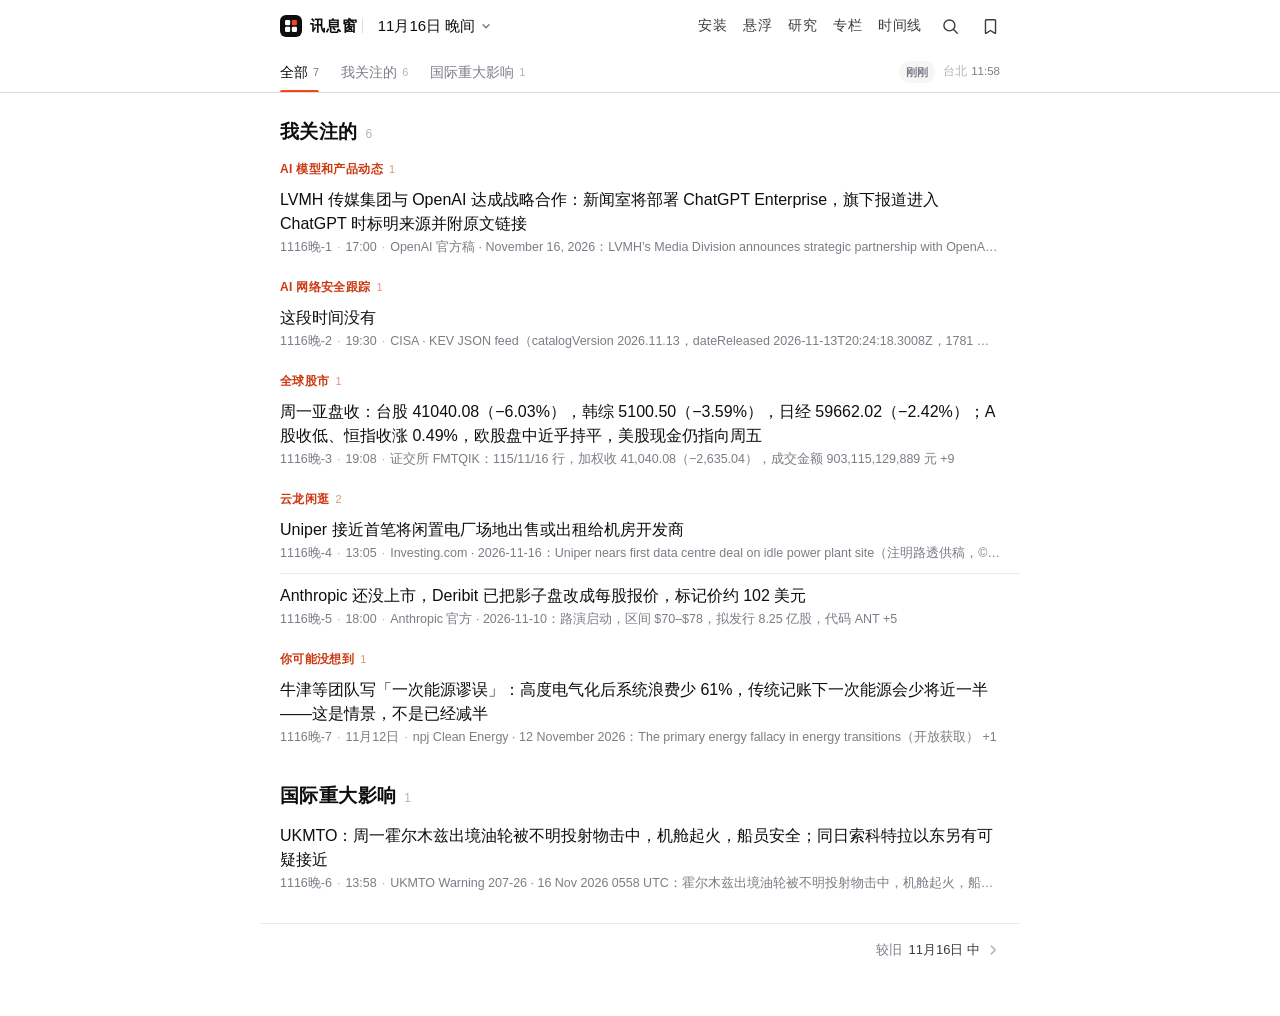
<file: index.html>
<!DOCTYPE html>
<html lang="zh-Hans">
<head>
  <meta charset="utf-8">
  <meta name="viewport" content="width=device-width, initial-scale=1, viewport-fit=cover">
  <title>讯息窗</title>
  <meta name="description" content="个人新闻摘要。最新一期、专栏、时间线、按日期翻阅、检索和收藏。">
  <meta name="color-scheme" content="light dark">
  <meta name="theme-color" content="#ffffff">
  <meta name="theme-color" media="(prefers-color-scheme: light)" content="#ffffff">
  <meta name="theme-color" media="(prefers-color-scheme: dark)" content="#0c0c0e">
  <meta name="mobile-web-app-capable" content="yes">
  <meta name="apple-mobile-web-app-capable" content="yes">
  <meta name="apple-mobile-web-app-status-bar-style" content="default">
  <meta name="apple-mobile-web-app-title" content="讯息窗">
  <!-- 资源一律用相对路径，以便挂在 /info-window/ 下。 -->
  <link rel="manifest" href="manifest.webmanifest">
  <link rel="icon" href="icons/icon.svg" type="image/svg+xml">
  <link rel="icon" href="icons/icon-192.png" sizes="192x192" type="image/png">
  <link rel="apple-touch-icon" href="icons/apple-touch-icon.png">
  <link rel="stylesheet" href="css/app.css">
</head>
<body>
  <a class="skip" href="#main">跳到内容</a>
  <header class="bar" id="bar">
    <div class="bar-in">
      <div class="bar-top" id="bar-top">
        <a class="brand" href="#/" aria-label="讯息窗，回到最新一期">
          <svg class="mark" viewBox="0 0 24 24" aria-hidden="true">
            <rect width="24" height="24" rx="6.5" class="mark-tile"/>
            <rect x="5.5" y="5.5" width="5.6" height="5.6" rx="1.3" class="mark-pane"/>
            <rect x="12.9" y="5.5" width="5.6" height="5.6" rx="1.3" class="mark-lit"/>
            <rect x="5.5" y="12.9" width="5.6" height="5.6" rx="1.3" class="mark-pane"/>
            <rect x="12.9" y="12.9" width="5.6" height="5.6" rx="1.3" class="mark-pane"/>
          </svg>
          <span class="brand-name">讯息窗</span>
        </a>
        <button type="button" class="picker" id="picker" aria-expanded="false" aria-controls="menu">
          <span class="picker-label" id="picker-label">讯息窗</span>
          <svg class="picker-chev" viewBox="0 0 12 12" aria-hidden="true"><path d="M3 4.75 6 7.75l3-3"/></svg>
        </button>
        <nav class="tools" aria-label="研究、专栏、时间线、检索和收藏">
          <button type="button" class="tool tool-label" id="install" hidden>安装</button>
          <button type="button" class="tool tool-label" id="float" data-float hidden>悬浮</button>
          <a class="tool tool-label" href="research/">研究</a>
          <a class="tool tool-label" href="#/columns" data-tool="columns">专栏</a>
          <a class="tool tool-label" href="#/timeline" data-tool="timeline">时间线</a>
          <a class="tool" href="#/search" data-tool="search" aria-label="检索">
            <svg viewBox="0 0 24 24" aria-hidden="true"><circle cx="10.75" cy="10.75" r="6.25"/><path d="m15.5 15.5 4.25 4.25"/></svg>
          </a>
          <a class="tool" href="#/favorites" data-tool="favorites" aria-label="收藏">
            <svg viewBox="0 0 24 24" aria-hidden="true"><path d="M7.25 4.25h9.5a1 1 0 0 1 1 1v14.2a.4.4 0 0 1-.63.33L12 16.6l-5.12 3.18a.4.4 0 0 1-.63-.33V5.25a1 1 0 0 1 1-1z"/></svg>
            <em id="fav-count" hidden>0</em>
          </a>
        </nav>
      </div>
      <form class="bar-search" id="bar-search" role="search" hidden>
        <label class="field">
          <svg viewBox="0 0 24 24" aria-hidden="true"><circle cx="10.75" cy="10.75" r="6.25"/><path d="m15.5 15.5 4.25 4.25"/></svg>
          <span class="sr-only">检索全部期次</span>
          <input id="q" type="search" enterkeyhint="search" autocomplete="off" spellcheck="false" placeholder="标题、摘要、来源、编号">
        </label>
        <a class="cancel" href="#/" id="cancel">取消</a>
      </form>
      <div class="bar-sub" id="bar-sub">
        <div class="tabs" id="tabs" role="group" aria-label="栏目"></div>
        <label class="jump" id="jump" hidden>
          <svg viewBox="0 0 20 20" aria-hidden="true"><rect x="3.25" y="4.25" width="13.5" height="12.5" rx="2.25"/><path d="M3.25 8.25h13.5M7 2.75v3M13 2.75v3"/></svg>
          <span>跳到日期</span>
          <input type="date" id="jump-date" aria-label="跳到日期">
        </label>
        <div class="bar-meta">
          <button type="button" class="fresh" id="fresh" hidden>核对中</button>
          <span class="sr-only" id="fresh-live" aria-live="polite"></span>
          <p class="clock" aria-label="台北时间"><span>台北</span><time id="clock">--:--</time></p>
        </div>
      </div>
      <div class="blocks" id="blocks" role="group" aria-label="我关注的子块" hidden></div>
    </div>
    <div class="menu" id="menu" hidden></div>
  </header>
  <div class="scrim" id="scrim" hidden></div>
  <main id="main" tabindex="-1">
    <p class="status">正在打开…</p>
  </main>
  <div id="toast" role="status" aria-live="polite"></div>
  <div class="sheet" id="install-sheet" hidden>
    <div class="sheet-card" role="dialog" aria-modal="true" aria-labelledby="install-title">
      <h2 id="install-title">单独开一扇窗口</h2>
      <p>还是这个讯息窗。用 Chrome 或 Edge 装上之后，它会在自己的窗口里打开，拖边缘就能改大小。浏览器会先问你。不会开机自己启动，也不会要通知权限。浏览器这扇窗口本身不能一直浮在别的程序上面。</p>
      <ol>
        <li>用 Chrome 或 Edge 打开现在这个页面。</li>
        <li>Chrome 优先点地址栏右端的「安装应用」。英文界面写的是 Install。</li>
        <li>没有图标时，Chrome 点右上角「更多」→「投放、保存和分享」→「安装“讯息窗”」。若写成「将网页作为应用安装」，也是这一项。英文是 More → Cast, save, and share → Install page as app。</li>
        <li>Edge 点右上角「…」→「更多工具」→「应用」→「将此站点安装为应用」。英文是 Settings and more → More tools → Apps → Install this site as an app。</li>
        <li>确认之后，开始菜单里搜「讯息窗」就能打开。想钉在任务栏，用装好时的询问，或以后到 chrome://apps、edge://apps 里固定。</li>
      </ol>
      <p class="sheet-note">窗口关着，或者电脑睡着，就不会核对。醒来后只要这扇窗口还开着，会接着看有没有新发布的一期。一天大约三期，不是一直在抓新闻。若看到「登录时启动」，那是浏览器自己的开关，不勾即可。</p>
      <div class="sheet-acts">
        <button type="button" class="sheet-go" id="install-go" hidden>安装讯息窗</button>
        <button type="button" class="sheet-close" id="install-close">知道了</button>
      </div>
    </div>
  </div>
  <div class="sheet" id="float-sheet" hidden>
    <div class="sheet-card" role="dialog" aria-modal="true" aria-labelledby="float-title">
      <h2 id="float-title">贴边，并浮在最上面</h2>
      <p>像微信那样靠到屏幕边上就缩进去，要一个很小的 Windows 程序来搬这扇窗口。网页自己做不到。它不读新闻，也不开机自己启动。</p>
      <ol>
        <li>先把讯息窗装成自己的窗口，并打开它。浏览器标签页不会被拿去悬浮。</li>
        <li>下载悬浮程序，运行。会弹出一个小窗口，标题是「讯息窗悬浮」。</li>
        <li>Windows 若先弹出蓝框，点「更多信息」，再点「仍要运行」。没有另外买签名证书，所以会问一次。</li>
        <li>讯息窗此后浮在别的程序上面。拖到屏幕左缘或右缘，松手后它缩进去，只留一条边。鼠标靠过去会出来，移开又缩回去。</li>
        <li>不想要了，关掉「讯息窗悬浮」小窗口，或点里面的「退出」。讯息窗会回到原来的位置，也不再一直浮着。</li>
      </ol>
      <div class="sheet-acts">
        <a class="sheet-go" id="float-get" href="float/info-window-float.exe" download>下载悬浮程序</a>
        <button type="button" class="sheet-close" id="float-close">知道了</button>
      </div>
    </div>
  </div>
  <noscript>
    <p class="status">讯息窗需要 JavaScript 才能阅读摘要。</p>
  </noscript>
  <script src="js/app.js"></script>
</body>
</html>
</file>
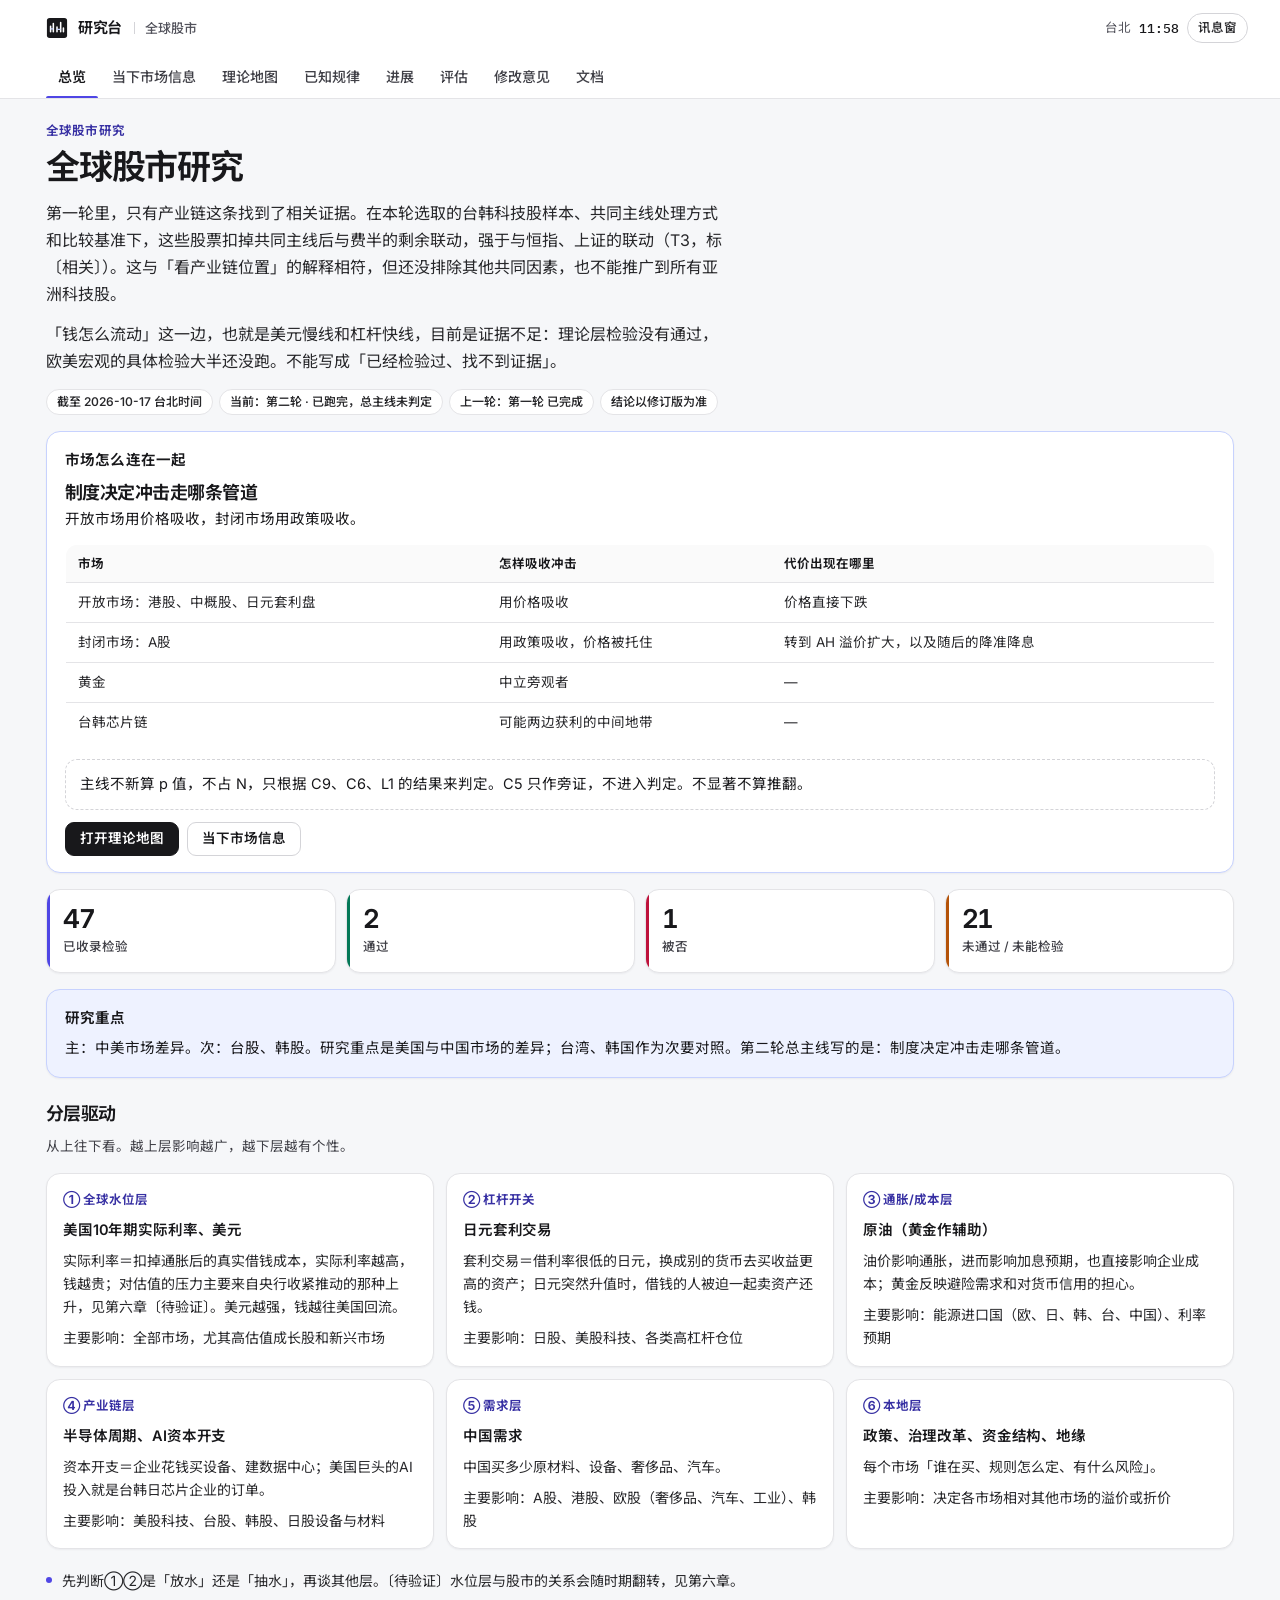
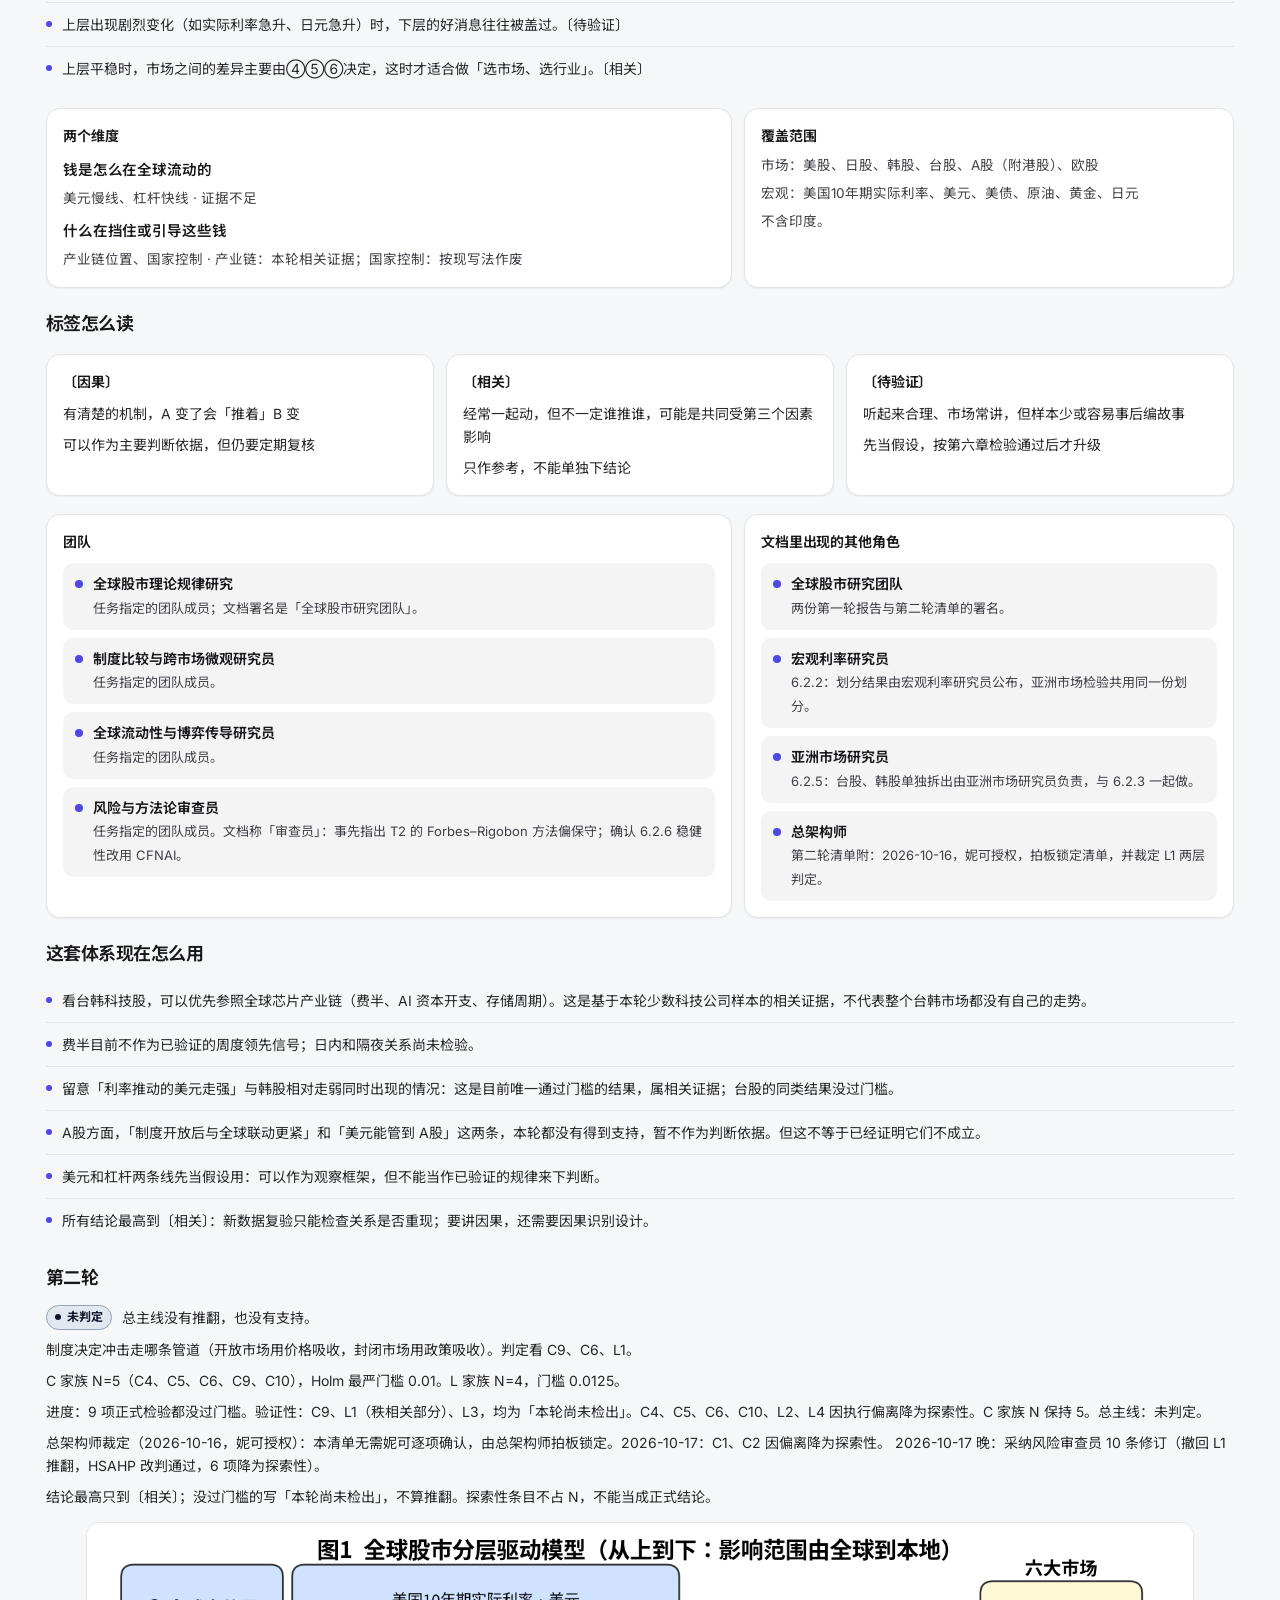
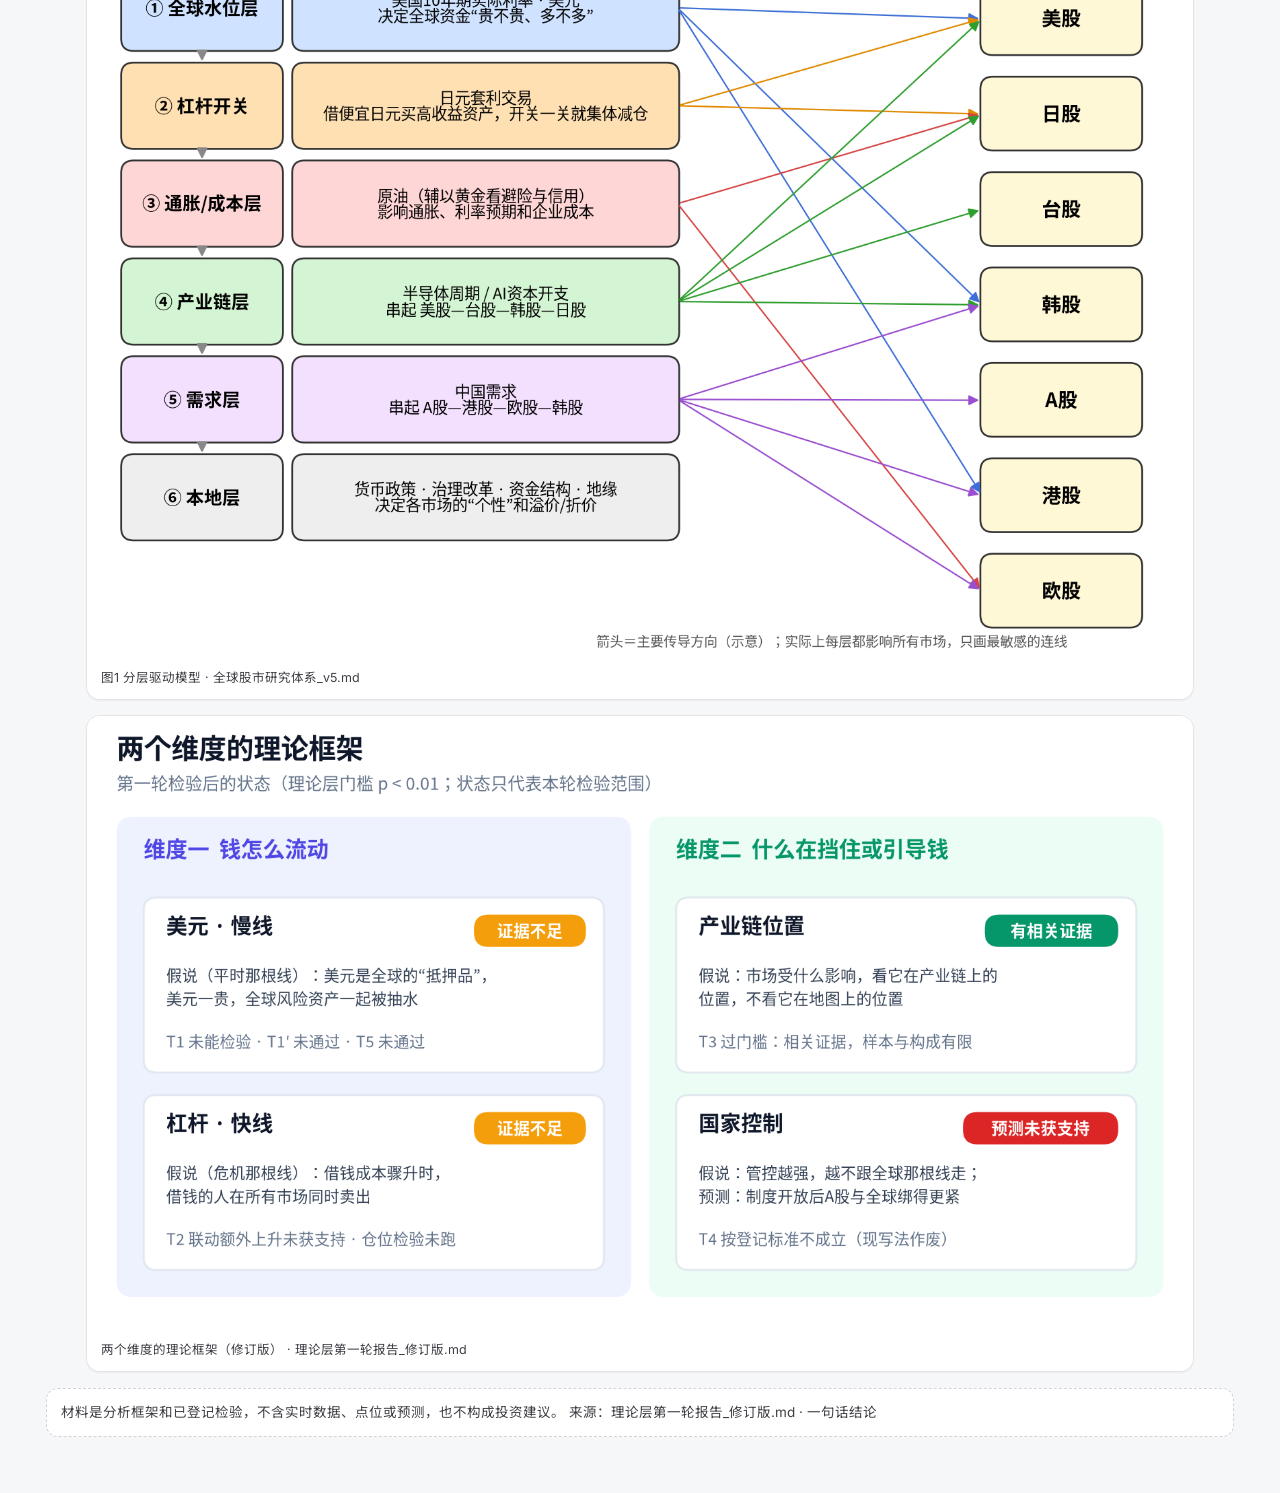
<file: research/index.html>
<!DOCTYPE html>
<html lang="zh-Hans">
<head>
  <meta charset="utf-8">
  <meta name="viewport" content="width=device-width, initial-scale=1, viewport-fit=cover">
  <title>研究台</title>
  <meta name="description" content="全球股市研究看板：框架、已知规律、进展、评估、修改意见和原文。">
  <meta name="color-scheme" content="light">
  <meta name="theme-color" content="#ffffff">
  <link rel="icon" href="../icons/icon.svg" type="image/svg+xml">
  <link rel="icon" href="../icons/icon-192.png" sizes="192x192" type="image/png">
  <link rel="apple-touch-icon" href="../icons/apple-touch-icon.png">
  <link rel="preconnect" href="https://fonts.googleapis.com">
  <link rel="preconnect" href="https://fonts.gstatic.com" crossorigin>
  <link rel="stylesheet" href="https://fonts.googleapis.com/css2?family=IBM+Plex+Mono:wght@400;500;600&family=Inter:wght@400;500;600;700&family=Noto+Sans+SC:wght@400;500;600;700&display=swap">
  <link rel="stylesheet" href="css/app.css">
</head>
<body>
  <a class="skip" href="#main">跳到内容</a>
  <header class="bar" id="bar">
    <div class="bar-in">
      <div class="bar-top">
        <a class="brand" href="#/" aria-label="研究台，回到总览">
          <svg class="mark" viewBox="0 0 24 24" aria-hidden="true">
            <rect x="1" y="1" width="22" height="22" rx="3" class="mark-tile"/>
            <path d="M5 16V10M8 16V7M12 16V11M16 16V6M19 16V12" class="mark-bars"/>
            <path d="M5 13h3M12 13.5h4" class="mark-wicks"/>
          </svg>
          <span class="brand-name">研究台</span>
          <span class="brand-sub">全球股市</span>
        </a>
        <p class="clock" aria-label="台北时间"><span>台北</span><time id="clock">--:--</time></p>
        <a class="home-link" href="../">讯息窗</a>
      </div>
      <div class="bar-sub">
        <nav class="tabs" id="tabs" aria-label="研究页面">
          <a class="tab" href="#/" data-nav="home">总览</a>
          <a class="tab" href="#/now" data-nav="now">当下市场信息</a>
          <a class="tab" href="#/map" data-nav="map">理论地图</a>
          <a class="tab" href="#/known" data-nav="known">已知规律</a>
          <a class="tab" href="#/progress" data-nav="progress">进展</a>
          <a class="tab" href="#/review" data-nav="review">评估</a>
          <a class="tab" href="#/feedback" data-nav="feedback">修改意见</a>
          <a class="tab" href="#/docs" data-nav="docs">文档</a>
          <i class="tab-ink" aria-hidden="true"></i>
        </nav>
      </div>
    </div>
  </header>
  <main id="main" tabindex="-1">
    <p class="status">正在打开…</p>
  </main>
  <div id="toast" role="status" aria-live="polite"></div>
  <noscript>
    <p class="status">研究台需要 JavaScript。</p>
  </noscript>
  <script src="js/markdown.js"></script>
  <script src="js/app.js"></script>
</body>
</html>
</file>
<file: css/app.css>
:root {
  color-scheme: light dark;
  --bg: #ffffff;
  --bar: rgba(255, 255, 255, 0.84);
  --pop: #ffffff;
  --surface: #f6f6f7;
  --press: #efeff1;
  --ink: #0e0e11;
  --ink-2: #3c3c43;
  --muted: #7c7c86;
  --faint: #b3b3ba;
  --line: rgba(14, 14, 17, 0.085);
  --line-2: rgba(14, 14, 17, 0.15);
  --accent: #f0461a;
  --accent-text: #cc3911;
  --accent-wash: rgba(240, 70, 26, 0.09);
  --mark-tile: #0e0e11;
  --mark-pane: #ffffff;
  --shadow-pop: 0 0 0 0.5px rgba(14, 14, 17, 0.1), 0 2px 6px rgba(14, 14, 17, 0.05), 0 16px 40px -8px rgba(14, 14, 17, 0.2);
  --scrim: rgba(14, 14, 17, 0.12);
  --ease: cubic-bezier(0.2, 0.8, 0.2, 1);
  --pad: 16px;
  --col: 100%;
  --sans: -apple-system, BlinkMacSystemFont, "Segoe UI", "PingFang SC", "Hiragino Sans GB", "Microsoft YaHei", "Noto Sans SC", "Noto Sans CJK SC", "Source Han Sans SC", sans-serif;
}

@media (prefers-color-scheme: dark) {
  :root {
    --bg: #0c0c0e;
    --bar: rgba(12, 12, 14, 0.8);
    --pop: #1a1a1d;
    --surface: #151518;
    --press: #1c1c20;
    --ink: #ededf0;
    --ink-2: #c3c3ca;
    --muted: #8a8a94;
    --faint: #55555d;
    --line: rgba(255, 255, 255, 0.075);
    --line-2: rgba(255, 255, 255, 0.13);
    --accent: #ff6a42;
    --accent-text: #ff7d5a;
    --accent-wash: rgba(255, 106, 66, 0.13);
    --mark-tile: #ededf0;
    --mark-pane: #0c0c0e;
    --shadow-pop: 0 0 0 0.5px rgba(255, 255, 255, 0.1), 0 16px 40px -6px rgba(0, 0, 0, 0.6);
    --scrim: rgba(0, 0, 0, 0.42);
  }
}

* { box-sizing: border-box; }

html {
  background: var(--bg);
  -webkit-text-size-adjust: 100%;
  text-size-adjust: 100%;
}

body {
  margin: 0;
  min-height: 100dvh;
  background: var(--bg);
  color: var(--ink);
  font-family: var(--sans);
  font-size: 15px;
  line-height: 1.5;
  -webkit-font-smoothing: antialiased;
  -moz-osx-font-smoothing: grayscale;
}

button, input {
  font: inherit;
  color: inherit;
}

button {
  margin: 0;
  padding: 0;
  border: 0;
  background: none;
  cursor: pointer;
}

a, button, label { -webkit-tap-highlight-color: transparent; }

a { color: var(--accent-text); }

img, svg { display: block; }

h1, h2, h3, p { margin: 0; }

[hidden] { display: none !important; }

::selection { background: var(--accent-wash); }

:focus-visible {
  outline: 2px solid var(--accent);
  outline-offset: 2px;
  border-radius: 4px;
}

.sr-only {
  position: absolute;
  width: 1px;
  height: 1px;
  padding: 0;
  margin: -1px;
  overflow: hidden;
  clip: rect(0, 0, 0, 0);
  white-space: nowrap;
  border: 0;
}

.skip {
  position: absolute;
  left: 12px;
  top: -48px;
  z-index: 30;
  padding: 8px 12px;
  border-radius: 8px;
  background: var(--ink);
  color: var(--bg);
  font-size: 14px;
  text-decoration: none;
}

.skip:focus { top: calc(8px + env(safe-area-inset-top)); }

.bar {
  position: sticky;
  top: 0;
  z-index: 10;
  padding-top: env(safe-area-inset-top);
  background: var(--bar);
  -webkit-backdrop-filter: saturate(180%) blur(20px);
  backdrop-filter: saturate(180%) blur(20px);
  border-bottom: 0.5px solid var(--line-2);
}

.bar-in {
  width: var(--col);
  margin: 0 auto;
}

.bar-top, .bar-search {
  display: flex;
  align-items: center;
  height: 44px;
  padding: 0 6px 0 var(--pad);
}

.brand {
  display: inline-flex;
  flex: 0 0 auto;
  align-items: center;
  gap: 8px;
  height: 40px;
  color: var(--ink);
  text-decoration: none;
}

.mark { width: 22px; height: 22px; }
.mark-tile { fill: var(--mark-tile); }
.mark-pane { fill: var(--mark-pane); }
.mark-lit { fill: var(--accent); }

.brand-name {
  font-size: 15px;
  font-weight: 600;
  letter-spacing: 0.06em;
}

.picker {
  display: inline-flex;
  align-items: center;
  gap: 5px;
  min-width: 0;
  height: 36px;
  margin-left: 4px;
  padding: 0 8px 0 0;
  border-radius: 8px;
  color: var(--ink);
  font-size: 15px;
  font-weight: 500;
  white-space: nowrap;
}

.picker::before {
  content: "";
  flex: 0 0 auto;
  width: 1px;
  height: 14px;
  margin-right: 10px;
  background: var(--line-2);
}

.picker-label {
  overflow: hidden;
  text-overflow: ellipsis;
  font-variant-numeric: tabular-nums;
}

.picker-chev {
  flex: 0 0 auto;
  width: 12px;
  height: 12px;
  fill: none;
  stroke: var(--muted);
  stroke-width: 1.5;
  stroke-linecap: round;
  stroke-linejoin: round;
  transition: transform 220ms var(--ease);
}

.picker[aria-expanded="true"] .picker-chev { transform: rotate(180deg); }

.bar-meta {
  display: inline-flex;
  flex: 0 0 auto;
  align-items: center;
  gap: 8px;
  margin-left: auto;
}

.fresh {
  flex: 0 0 auto;
  height: 22px;
  padding: 0 7px;
  border-radius: 999px;
  background: var(--surface);
  color: var(--muted);
  font-size: 11px;
  font-weight: 600;
  letter-spacing: 0.01em;
  font-variant-numeric: tabular-nums;
  white-space: nowrap;
}

.fresh.is-pending {
  background: var(--accent-wash);
  color: var(--accent-text);
}

.fresh.is-offline,
.fresh.is-error,
.fresh.is-stale {
  color: var(--ink-2);
  box-shadow: inset 0 0 0 1px var(--line-2);
}

.tools {
  display: flex;
  flex: 0 0 auto;
  margin-left: auto;
}

.tool {
  position: relative;
  display: grid;
  place-items: center;
  width: 40px;
  height: 40px;
  border-radius: 10px;
  color: var(--ink-2);
}

.tool svg {
  width: 21px;
  height: 21px;
  fill: none;
  stroke: currentColor;
  stroke-width: 1.6;
  stroke-linecap: round;
  stroke-linejoin: round;
}

.tool-label {
  width: auto;
  padding: 0 8px;
  font-size: 13.5px;
  font-weight: 500;
  letter-spacing: 0.04em;
  text-decoration: none;
}

.tool.is-on { color: var(--accent); }

.tool[data-tool="favorites"].is-on svg { fill: currentColor; }

.tool em {
  position: absolute;
  top: 5px;
  right: 4px;
  min-width: 15px;
  height: 15px;
  padding: 0 4px;
  border-radius: 8px;
  background: var(--accent);
  box-shadow: 0 0 0 1.5px var(--bg);
  color: #fff;
  font-size: 10px;
  font-style: normal;
  font-weight: 600;
  line-height: 15px;
  text-align: center;
  font-variant-numeric: tabular-nums;
}

.bar-search { gap: 12px; padding-right: var(--pad); }

.field {
  position: relative;
  display: flex;
  flex: 1 1 auto;
  align-items: center;
  height: 36px;
  border-radius: 10px;
  background: var(--surface);
}

.field svg {
  position: absolute;
  left: 10px;
  width: 16px;
  height: 16px;
  fill: none;
  stroke: var(--muted);
  stroke-width: 1.8;
  stroke-linecap: round;
  pointer-events: none;
}

.field input {
  width: 100%;
  height: 100%;
  padding: 0 10px 0 33px;
  border: 0;
  border-radius: 10px;
  background: none;
  font-size: 16px;
  outline: none;
  -webkit-appearance: none;
  appearance: none;
}

.field input::placeholder { color: var(--muted); }

.field input::-webkit-search-cancel-button { opacity: 0.5; }

.field:focus-within { box-shadow: 0 0 0 2px var(--accent-wash); }

.cancel {
  flex: 0 0 auto;
  color: var(--accent-text);
  font-size: 15px;
  text-decoration: none;
}

.bar-sub {
  display: flex;
  align-items: stretch;
  gap: 16px;
  height: 36px;
  padding: 0 var(--pad);
}

.tabs, .blocks {
  display: flex;
  min-width: 0;
  overflow-x: auto;
  scrollbar-width: none;
  overscroll-behavior-x: contain;
}

.tabs::-webkit-scrollbar, .blocks::-webkit-scrollbar { display: none; }

.tabs {
  position: relative;
  gap: 22px;
}

.tab {
  position: relative;
  display: inline-flex;
  flex: 0 0 auto;
  align-items: center;
  gap: 5px;
  color: var(--muted);
  font-size: 14px;
  font-weight: 500;
  white-space: nowrap;
  transition: color 160ms ease;
}

.tab-n {
  color: var(--faint);
  font-size: 11px;
  font-weight: 500;
  font-variant-numeric: tabular-nums;
  transition: color 160ms ease;
}

.tab.is-on { color: var(--ink); }
.tab.is-on .tab-n { color: var(--muted); }
.tab-n:empty { display: none; }

.tab-ink {
  position: absolute;
  left: 0;
  bottom: 0;
  width: 0;
  height: 2px;
  border-radius: 2px 2px 0 0;
  background: var(--accent);
  pointer-events: none;
  transition: transform 320ms var(--ease), width 320ms var(--ease);
}

.jump {
  position: relative;
  display: inline-flex;
  align-items: center;
  gap: 6px;
  color: var(--accent-text);
  font-size: 14px;
  font-weight: 500;
  cursor: pointer;
}

.jump svg {
  width: 17px;
  height: 17px;
  fill: none;
  stroke: currentColor;
  stroke-width: 1.6;
  stroke-linecap: round;
}

/* 原生日期控件盖在文字上、完全透明：点哪里都会打开系统的日期选择。 */
.jump input {
  position: absolute;
  inset: 0;
  width: 100%;
  height: 100%;
  margin: 0;
  padding: 0;
  border: 0;
  opacity: 0;
  font-size: 16px;
  cursor: pointer;
}

.clock {
  display: inline-flex;
  flex: 0 0 auto;
  align-items: center;
  gap: 4px;
  color: var(--faint);
  font-size: 11.5px;
  font-variant-numeric: tabular-nums;
  white-space: nowrap;
}

.clock time { color: var(--muted); font-weight: 500; }

.blocks {
  gap: 4px;
  height: 36px;
  align-items: center;
  padding: 0 calc(var(--pad) - 8px);
  border-top: 0.5px solid var(--line);
  animation: fade-in 220ms var(--ease);
}

.block-tab {
  display: inline-flex;
  flex: 0 0 auto;
  align-items: center;
  gap: 4px;
  height: 26px;
  padding: 0 8px;
  border-radius: 6px;
  color: var(--muted);
  font-size: 12.5px;
  white-space: nowrap;
}

.block-tab .tab-n { font-size: 10.5px; }

.block-tab.is-on {
  background: var(--surface);
  color: var(--ink);
  font-weight: 500;
}

.menu {
  position: absolute;
  top: calc(env(safe-area-inset-top) + 42px);
  left: 8px;
  z-index: 20;
  width: min(360px, calc(100vw - 16px));
  overflow: hidden;
  border-radius: 14px;
  background: var(--pop);
  box-shadow: var(--shadow-pop);
  transform-origin: 24px 0;
  animation: menu-in 200ms var(--ease);
}

@keyframes menu-in {
  from { opacity: 0; transform: translateY(-4px) scale(0.97); }
}

.scrim {
  position: fixed;
  inset: 0;
  z-index: 9;
  background: var(--scrim);
  animation: fade-in 200ms ease;
}

@keyframes fade-in {
  from { opacity: 0; }
}

.menu-scroll {
  max-height: min(64vh, 520px);
  overflow-y: auto;
  overscroll-behavior: contain;
  padding: 4px 0 6px;
}

.menu-day {
  display: flex;
  align-items: baseline;
  justify-content: space-between;
  gap: 12px;
  padding: 12px 16px 4px;
  color: var(--muted);
  font-size: 12px;
  font-weight: 500;
}

.menu-day a {
  color: var(--accent-text);
  font-weight: 500;
  text-decoration: none;
}

.menu-item {
  display: flex;
  align-items: center;
  gap: 10px;
  height: 44px;
  padding: 0 16px;
  color: var(--ink);
  font-size: 15px;
  text-decoration: none;
}

.menu-item:active { background: var(--press); }

.menu-item .n {
  margin-left: auto;
  color: var(--muted);
  font-size: 13px;
  font-variant-numeric: tabular-nums;
}

.menu-item .tick {
  width: 16px;
  height: 16px;
  fill: none;
  stroke: var(--accent);
  stroke-width: 2;
  stroke-linecap: round;
  stroke-linejoin: round;
  visibility: hidden;
}

.menu-item.is-on { font-weight: 600; }
.menu-item.is-on .tick { visibility: visible; }

.menu-title {
  min-width: 0;
  overflow: hidden;
  text-overflow: ellipsis;
}

.menu-empty {
  padding: 8px 16px 12px;
  color: var(--muted);
  font-size: 14px;
}

.menu-latest {
  color: var(--accent-text);
  font-size: 11px;
  font-weight: 500;
}

.menu-foot {
  display: flex;
  align-items: center;
  justify-content: space-between;
  width: 100%;
  height: 46px;
  padding: 0 16px;
  border-top: 0.5px solid var(--line);
  color: var(--ink);
  font-size: 14px;
  font-weight: 500;
  text-decoration: none;
  text-align: left;
}

a.sheet-go {
  display: inline-grid;
  place-items: center;
  text-decoration: none;
}

.menu-foot svg, .pager svg, .day svg {
  width: 14px;
  height: 14px;
  fill: none;
  stroke: var(--faint);
  stroke-width: 1.8;
  stroke-linecap: round;
  stroke-linejoin: round;
}

main {
  width: var(--col);
  margin: 0 auto;
  padding-bottom: calc(env(safe-area-inset-bottom) + 40px);
  outline: none;
}

.status, .empty {
  padding: 40px var(--pad);
  color: var(--muted);
  font-size: 14px;
  line-height: 1.7;
}

.sec-head {
  display: flex;
  align-items: baseline;
  gap: 8px;
  padding: 16px var(--pad) 2px;
  color: var(--ink);
  font-size: 17px;
  font-weight: 600;
  line-height: 22px;
  letter-spacing: 0.02em;
}

.sec-head .n, .blk-head .n, .grp-head .n {
  color: var(--faint);
  font-size: 12px;
  font-weight: 500;
  letter-spacing: 0;
  font-variant-numeric: tabular-nums;
}

.blk-head {
  display: flex;
  align-items: baseline;
  gap: 6px;
  padding: 8px var(--pad) 0;
  color: var(--accent-text);
  font-size: 12px;
  font-weight: 600;
  line-height: 16px;
  letter-spacing: 0.03em;
}

.blk-head .n {
  color: var(--accent-text);
  opacity: 0.55;
  font-size: 11px;
}

.sec-empty {
  padding: 8px var(--pad) 12px;
  color: var(--muted);
  font-size: 14px;
}

.sec.is-solo { padding-top: 6px; }

.sec.is-solo .sec-empty { padding-top: 26px; }

.grp-head {
  display: flex;
  align-items: baseline;
  gap: 8px;
  padding: 18px var(--pad) 4px;
  font-size: 13px;
  font-weight: 600;
}

.grp-head a {
  color: var(--ink);
  text-decoration: none;
}

.day-issue + .day-issue {
  margin-top: 14px;
  border-top: 0.5px solid var(--line-2);
}

.issue-title {
  display: flex;
  align-items: baseline;
  gap: 8px;
  padding: 18px var(--pad) 0;
  font-size: 21px;
  font-weight: 600;
  line-height: 28px;
  letter-spacing: 0.02em;
}

.issue-title a { color: var(--ink); text-decoration: none; }

.issue-title .n {
  color: var(--muted);
  font-size: 12px;
  font-weight: 500;
  letter-spacing: 0;
}

.issue-title .issue-open {
  display: inline-flex;
  align-items: center;
  gap: 2px;
  margin-left: auto;
  color: var(--accent-text);
  font-size: 13px;
  font-weight: 500;
  letter-spacing: 0;
}

.issue-open svg {
  width: 13px;
  height: 13px;
  fill: none;
  stroke: currentColor;
  stroke-width: 1.8;
  stroke-linecap: round;
  stroke-linejoin: round;
}

.day-issue .sec-head {
  padding-top: 12px;
  font-size: 14px;
  line-height: 20px;
}

.row {
  position: relative;
  isolation: isolate;
}

.row + .row::before {
  content: "";
  position: absolute;
  top: 0;
  left: var(--pad);
  right: 0;
  border-top: 0.5px solid var(--line);
  transition: opacity 200ms ease;
}

/* 按下、悬停和展开共用一块内缩的圆角底色，不改变文字位置。 */
.row::after {
  content: "";
  position: absolute;
  inset: 1px calc(var(--pad) / 2);
  z-index: -1;
  border-radius: 12px;
  background: var(--surface);
  opacity: 0;
  transition: opacity 200ms ease, background-color 120ms ease;
}

.row:has(.row-head:active)::after {
  opacity: 1;
  background: var(--press);
  transition: none;
}

.row-head {
  display: block;
  width: 100%;
  padding: 8px var(--pad) 9px;
  text-align: left;
}

.row-head:focus-visible {
  outline-offset: -3px;
  border-radius: 12px;
}

.row-title {
  display: -webkit-box;
  overflow: hidden;
  -webkit-box-orient: vertical;
  -webkit-line-clamp: 2;
  color: var(--ink);
  font-size: 15px;
  font-weight: 500;
  line-height: 21px;
  text-wrap: pretty;
}

.row-meta {
  display: flex;
  align-items: center;
  margin-top: 2px;
  overflow: hidden;
  color: var(--muted);
  font-size: 12px;
  line-height: 16px;
  font-variant-numeric: tabular-nums;
  white-space: nowrap;
}

.row-meta > * { flex: 0 0 auto; }

.row-meta > * + *::before {
  content: "·";
  margin: 0 5px;
  color: var(--faint);
}

.row-meta .m-id { font-weight: 500; }

.row-meta .m-src {
  flex: 0 1 auto;
  min-width: 0;
  overflow: hidden;
  text-overflow: ellipsis;
}

.row-meta .m-tag { color: var(--accent-text); }

.m-fav {
  width: 11px;
  height: 11px;
  margin-left: 7px;
  fill: var(--accent);
}

.row.is-open::after { opacity: 1; }

.row.is-open::before,
.row.is-open + .row::before,
.row:has(.row-head:active)::before,
.row:has(.row-head:active) + .row::before { opacity: 0; }

.row.is-open .row-title {
  display: block;
  -webkit-line-clamp: unset;
}

.row-body {
  display: grid;
  grid-template-rows: 0fr;
  visibility: hidden;
  transition: grid-template-rows 300ms var(--ease), visibility 0s linear 300ms;
}

.row.is-open .row-body {
  grid-template-rows: 1fr;
  visibility: visible;
  transition: grid-template-rows 300ms var(--ease), visibility 0s;
}

.row-clip {
  min-height: 0;
  overflow: hidden;
}

.row-inner {
  padding: 0 var(--pad) 14px;
  opacity: 0;
  transform: translateY(-6px);
  transition: opacity 180ms ease, transform 300ms var(--ease);
}

.row.is-open .row-inner {
  opacity: 1;
  transform: none;
  transition: opacity 220ms var(--ease), transform 300ms var(--ease);
}

.crumb {
  margin-bottom: 4px;
  color: var(--muted);
  font-size: 12px;
}

.summary {
  color: var(--ink-2);
  font-size: 14.5px;
  line-height: 1.75;
}

.note {
  margin-top: 8px;
  color: var(--ink-2);
  font-size: 13.5px;
  line-height: 1.7;
}

.note b {
  margin-right: 6px;
  color: var(--accent-text);
  font-size: 12px;
  font-weight: 600;
}

.srcs {
  display: flex;
  flex-wrap: wrap;
  gap: 0 18px;
  margin-top: 4px;
}

.srcs a {
  display: inline-flex;
  align-items: center;
  gap: 3px;
  min-height: 30px;
  color: var(--accent-text);
  font-size: 13.5px;
  font-weight: 500;
  text-decoration: none;
}

.srcs svg {
  width: 13px;
  height: 13px;
  fill: none;
  stroke: currentColor;
  stroke-width: 1.8;
  stroke-linecap: round;
  stroke-linejoin: round;
}

.acts {
  display: flex;
  flex-wrap: wrap;
  gap: 8px;
  margin-top: 6px;
}

.summary + .acts, .note + .acts, .crumb + .acts { margin-top: 12px; }

.act {
  display: inline-flex;
  align-items: center;
  gap: 6px;
  height: 34px;
  padding: 0 12px 0 10px;
  border: 0.5px solid var(--line-2);
  border-radius: 8px;
  background: var(--bg);
  color: var(--ink);
  font-size: 13px;
  font-weight: 500;
  font-variant-numeric: tabular-nums;
  transition: background-color 140ms ease, color 140ms ease, border-color 140ms ease;
}

.act:active { background: var(--press); }

.act svg {
  width: 15px;
  height: 15px;
  fill: none;
  stroke: currentColor;
  stroke-width: 1.6;
  stroke-linecap: round;
  stroke-linejoin: round;
}

.act.is-saved {
  border-color: transparent;
  background: var(--accent-wash);
  color: var(--accent-text);
}

.act.is-saved svg { fill: currentColor; }

.act-quiet {
  border-color: transparent;
  background: none;
  color: var(--muted);
}

.act-discuss {
  min-width: 72px;
}

.act-discuss.is-on {
  border-color: transparent;
  background: var(--accent-wash);
  color: var(--accent-text);
}

.act-discuss.is-on svg { fill: none; }

.discuss {
  margin-top: 12px;
  padding-top: 10px;
  border-top: 0.5px solid var(--line);
  animation: fade-in 220ms var(--ease);
}

.discuss-kicker {
  display: flex;
  align-items: baseline;
  color: var(--accent-text);
  font-size: 11px;
  font-weight: 600;
  letter-spacing: 0.12em;
}

.discuss-kicker .m-id {
  color: var(--muted);
  font-weight: 500;
  letter-spacing: 0;
  font-variant-numeric: tabular-nums;
}

.discuss-kicker .m-id::before {
  content: "·";
  margin: 0 6px;
  color: var(--faint);
  letter-spacing: 0;
  font-weight: 500;
}

.discuss-box {
  min-height: 112px;
  margin: 2px -6px 0;
}

.discuss-wait {
  padding: 16px 6px 8px;
  color: var(--muted);
  font-size: 13px;
}

.discuss-box:has(iframe:not(.giscus-frame--loading)) .discuss-wait { display: none; }

.giscus,
.giscus-frame {
  width: 100%;
  border: 0;
}

.giscus-frame { color-scheme: light dark; }

mark {
  padding: 0 1px;
  border-radius: 3px;
  background: var(--accent-wash);
  color: var(--accent-text);
}

.result-count {
  padding: 14px var(--pad) 0;
  color: var(--muted);
  font-size: 12px;
}

.missing {
  padding: 10px var(--pad);
  color: var(--muted);
  font-size: 13px;
}

.pager {
  display: flex;
  justify-content: space-between;
  gap: 12px;
  margin-top: 20px;
  padding: 0 var(--pad);
  border-top: 0.5px solid var(--line);
}

.pager a {
  display: flex;
  align-items: center;
  gap: 6px;
  min-height: 52px;
  color: var(--ink-2);
  font-size: 13px;
  text-decoration: none;
}

.pager a span { color: var(--muted); }

.pager .older { margin-left: auto; }

.col {
  padding-top: 10px;
}

.col-kicker {
  padding: 8px var(--pad) 0;
  color: var(--accent-text);
  font-size: 11px;
  font-weight: 600;
  letter-spacing: 0.14em;
}

.col-title {
  padding: 4px var(--pad) 0;
  font-size: 22px;
  font-weight: 600;
  line-height: 1.28;
  letter-spacing: -0.02em;
  text-wrap: pretty;
}

.col-byline {
  display: flex;
  align-items: center;
  gap: 0;
  padding: 8px var(--pad) 0;
  color: var(--muted);
  font-size: 12px;
  font-variant-numeric: tabular-nums;
}

.col-byline .m-id {
  font-weight: 500;
}

.col-byline .m-id::before {
  content: "·";
  margin: 0 6px;
  color: var(--faint);
}

.col-lede {
  padding: 14px var(--pad) 6px;
  color: var(--ink);
  font-size: 15.5px;
  font-weight: 500;
  line-height: 1.7;
  text-wrap: pretty;
}

.col-copy,
.col-sec {
  padding: 8px var(--pad) 0;
}

.col-copy p + p,
.col-sec p + p {
  margin-top: 10px;
}

.col-copy p,
.col-sec p {
  color: var(--ink-2);
  font-size: 15px;
  line-height: 1.78;
  text-wrap: pretty;
}

.col-sec h2 {
  margin-bottom: 6px;
  color: var(--accent-text);
  font-size: 12px;
  font-weight: 600;
  letter-spacing: 0.04em;
}

.col-sec.is-view {
  margin: 14px calc(var(--pad) / 2) 6px;
  padding: 12px 14px 14px;
  border-radius: 12px;
  background: var(--surface);
}

.col-sec.is-view h2 {
  margin-bottom: 8px;
  color: var(--accent-text);
  font-size: 11px;
  letter-spacing: 0.14em;
}

.col-sec.is-view p {
  color: var(--ink);
  font-size: 15px;
  font-weight: 500;
}

.col-related,
.col-sources {
  margin-top: 22px;
  padding-top: 4px;
  border-top: 0.5px solid var(--line);
}

.col-related h2,
.col-sources h2 {
  padding: 14px var(--pad) 2px;
  color: var(--ink);
  font-size: 13px;
  font-weight: 600;
  letter-spacing: 0.04em;
}

.rel,
.cite {
  position: relative;
  display: flex;
  gap: 10px;
  padding: 10px var(--pad);
  color: inherit;
  text-decoration: none;
}

.rel {
  align-items: center;
}

.rel svg {
  flex: 0 0 auto;
  width: 13px;
  height: 13px;
  fill: none;
  stroke: var(--faint);
  stroke-width: 1.8;
  stroke-linecap: round;
  stroke-linejoin: round;
}

.rel-copy {
  display: flex;
  flex: 1 1 auto;
  flex-direction: column;
  min-width: 0;
  gap: 2px;
}

.rel-meta {
  display: flex;
  align-items: center;
  gap: 0;
  color: var(--muted);
  font-size: 12px;
  font-variant-numeric: tabular-nums;
}

.rel-id { font-weight: 500; }

.rel-issue::before {
  content: "·";
  margin: 0 6px;
  color: var(--faint);
}

.rel-title {
  color: var(--ink);
  font-size: 14.5px;
  font-weight: 500;
  line-height: 1.4;
}

.cite {
  align-items: center;
}

.cite-copy {
  display: flex;
  flex: 1 1 auto;
  flex-direction: column;
  min-width: 0;
  gap: 2px;
}

.cite-meta {
  color: var(--muted);
  font-size: 12px;
  font-variant-numeric: tabular-nums;
}

.cite-title {
  color: var(--ink);
  font-size: 14px;
  font-weight: 500;
  line-height: 1.45;
}

.cite svg {
  flex: 0 0 auto;
  width: 13px;
  height: 13px;
  fill: none;
  stroke: var(--faint);
  stroke-width: 1.8;
  stroke-linecap: round;
  stroke-linejoin: round;
}

.rel + .rel::before,
.cite + .cite::before {
  content: "";
  position: absolute;
  top: 0;
  left: var(--pad);
  right: 0;
  border-top: 0.5px solid var(--line);
}

.col .acts {
  margin: 18px var(--pad) 0;
}

.col .srcs a svg {
  width: 13px;
  height: 13px;
}

.month-head {
  padding: 18px var(--pad) 4px;
  color: var(--ink);
  font-size: 13px;
  font-weight: 600;
  letter-spacing: 0.04em;
}

.day {
  position: relative;
  display: flex;
  align-items: center;
  gap: 12px;
  min-height: 52px;
  padding: 8px var(--pad);
  color: inherit;
  text-decoration: none;
}

.day:active { background: var(--press); }

.day + .day::before {
  content: "";
  position: absolute;
  top: 0;
  left: var(--pad);
  right: 0;
  border-top: 0.5px solid var(--line);
}

.day-num {
  width: 26px;
  font-size: 19px;
  font-weight: 600;
  line-height: 1;
  font-variant-numeric: tabular-nums;
}

.day-week {
  color: var(--muted);
  font-size: 12px;
}

.day-slots {
  flex: 1 1 auto;
  color: var(--ink-2);
  font-size: 14px;
}

.day-slots .n {
  color: var(--muted);
  font-size: 12px;
  font-variant-numeric: tabular-nums;
}

#toast {
  position: fixed;
  left: 50%;
  bottom: calc(env(safe-area-inset-bottom) + 24px);
  z-index: 40;
  width: max-content;
  max-width: min(92vw, 420px);
  padding: 11px 16px;
  border-radius: 12px;
  background: var(--ink);
  color: var(--bg);
  font-size: 14px;
  line-height: 1.45;
  box-shadow: 0 10px 30px -6px rgba(0, 0, 0, 0.35);
  opacity: 0;
  transform: translate(-50%, 10px);
  pointer-events: none;
  transition: opacity 180ms ease, transform 260ms var(--ease);
}

#toast.is-on {
  opacity: 1;
  transform: translate(-50%, 0);
}

@supports not ((backdrop-filter: blur(1px)) or (-webkit-backdrop-filter: blur(1px))) {
  .bar { background: var(--bg); }
}

.tl-lead {
  padding: 16px var(--pad) 2px;
  color: var(--muted);
  font-size: 13px;
  line-height: 1.65;
}

.tl-list {
  list-style: none;
  margin: 0;
  padding: 0 0 8px;
}

.tl-item { position: relative; }

.tl-item::before {
  content: "";
  position: absolute;
  z-index: 1;
  left: calc(var(--pad) + 3px);
  top: 0;
  bottom: 0;
  width: 1px;
  background: var(--line-2);
  pointer-events: none;
}

.tl-item:first-child::before { top: 22px; }

.tl-item:last-child::before {
  bottom: auto;
  height: 22px;
}

.tl-item:only-child::before { display: none; }

.tl-item::after {
  content: "";
  position: absolute;
  z-index: 1;
  left: calc(var(--pad) - 0.5px);
  top: 18px;
  width: 8px;
  height: 8px;
  border: 1.5px solid var(--ink);
  border-radius: 50%;
  background: var(--bg);
  pointer-events: none;
}

.tl-item:first-child::after {
  border-color: var(--accent);
  background: var(--accent);
}

.tl-item .tl-card .row-head,
.tl-item .tl-card .row-inner { padding-left: calc(var(--pad) + 18px); }

.tl-item .tl-card::after { left: calc(var(--pad) + 10px); }

.tl-kicker {
  margin-bottom: 4px;
  color: var(--accent-text);
  font-size: 12px;
  font-weight: 600;
}

.tl-card .col-related { margin-top: 12px; }

.tl-card .col-related h2,
.tl-card .rel {
  padding-left: 0;
  padding-right: 0;
}

.sheet {
  position: fixed;
  inset: 0;
  z-index: 35;
  display: grid;
  place-items: center;
  padding: 24px 16px;
  background: var(--scrim);
}

.sheet-card {
  width: min(440px, 100%);
  max-height: min(86dvh, 640px);
  overflow: auto;
  padding: 22px 22px 18px;
  border-radius: 16px;
  background: var(--pop);
  box-shadow: var(--shadow-pop);
}

.sheet-card h2 {
  font-size: 18px;
  line-height: 1.35;
  letter-spacing: 0.02em;
}

.sheet-card p,
.sheet-card li {
  margin-top: 10px;
  color: var(--ink-2);
  font-size: 14px;
  line-height: 1.65;
}

.sheet-card ol {
  margin: 12px 0 0;
  padding-left: 1.2em;
}

.sheet-card li { margin-top: 8px; }

.sheet-note { color: var(--muted) !important; font-size: 13px !important; }

.sheet-acts {
  display: flex;
  justify-content: flex-end;
  gap: 8px;
  margin-top: 16px;
}

.sheet-go,
.sheet-close {
  height: 36px;
  padding: 0 14px;
  border-radius: 10px;
  font-size: 14px;
  font-weight: 600;
}

.sheet-go { background: var(--ink); color: var(--bg); }
.sheet-close { background: var(--surface); color: var(--ink); }

@media (display-mode: standalone), (display-mode: window-controls-overlay) {
  .bar-top { -webkit-app-region: drag; app-region: drag; }
  .bar-top a,
  .bar-top button,
  .bar-top input { -webkit-app-region: no-drag; app-region: no-drag; }
}

@media (hover: hover) {
  .row:hover::after { opacity: 1; }
  .row:hover::before, .row:hover + .row::before { opacity: 0; }
  .tool:hover, .picker:hover { background: var(--surface); }
  .fresh:hover, .sheet-close:hover { background: var(--press); }
  .fresh.is-pending:hover { background: var(--accent-wash); color: var(--accent-text); }
  .sheet-go:hover { opacity: 0.88; }
  .picker:hover::before { visibility: hidden; }
  .tab:hover { color: var(--ink); }
  .block-tab:hover { color: var(--ink); }
  .menu-item:hover, .day:hover, .rel:hover, .cite:hover { background: var(--surface); }
  .act:hover { border-color: var(--faint); }
  .srcs a:hover, .menu-foot:hover { text-decoration: underline; text-underline-offset: 3px; }
  .grp-head a:hover, .issue-title a:hover, .pager a:hover { color: var(--accent-text); }
  .cite:hover .cite-title { color: var(--accent-text); }
  .rel:hover .rel-title { color: var(--accent-text); }
}

@media (max-width: 390px) {
  .tabs { gap: 16px; }
  .brand-name { display: none; }
  .tool-label { padding: 0 7px; font-size: 13px; }
  .col-title { font-size: 21px; }
}

@media (max-width: 349px) {
  .clock { display: none; }
  .brand-name { display: none; }
}

@media (min-width: 760px) {
  :root {
    --col: min(760px, calc(100% - 64px));
    --pad: 20px;
  }

  .bar-top { height: 52px; padding-right: 10px; }

  .menu { top: calc(env(safe-area-inset-top) + 48px); }

  .bar-sub { height: 40px; }

  .sec-head {
    padding-top: 26px;
    font-size: 19px;
    line-height: 26px;
  }

  .blk-head { padding-top: 12px; }

  .row-title {
    font-size: 16px;
    line-height: 24px;
  }

  .row-meta { margin-top: 3px; font-size: 12.5px; }

  .summary { font-size: 15px; }

  .note { font-size: 14px; }

  .row-head { padding-top: 11px; padding-bottom: 12px; }

  .col-title {
    font-size: 28px;
    line-height: 1.25;
  }

  .col-lede { font-size: 17px; }

  .col-copy p,
  .col-sec p,
  .col-sec.is-view p { font-size: 16px; }
}

@media (prefers-reduced-motion: reduce) {
  *, *::before, *::after {
    animation: none !important;
    transition: none !important;
    scroll-behavior: auto !important;
  }
}

@media print {
  .bar, .skip, .acts, .discuss, #toast, .sheet { display: none !important; }
  .row-body { display: block; visibility: visible; }
  .row-inner { opacity: 1; transform: none; }
  .row { break-inside: avoid; }
  .col { break-inside: auto; }
}
</file>
<file: research/css/app.css>
:root {
  color-scheme: light;
  --bg: #f6f7f9;
  --bg-2: #ffffff;
  --bar: rgba(255, 255, 255, 0.92);
  --surface: #ffffff;
  --press: #f4f4f5;
  --ink: #18181b;
  --ink-2: #27272a;
  --muted: #3f3f46;
  --faint: #52525b;
  --line: #e4e4e7;
  --line-2: #d4d4d8;
  --accent: #4f46e5;
  --accent-text: #3730a3;
  --accent-wash: #eef2ff;
  --pass: #047857;
  --pass-text: #065f46;
  --pass-wash: #d1fae5;
  --fail: #b45309;
  --fail-text: #9a3412;
  --fail-wash: #ffedd5;
  --reject: #be123c;
  --reject-text: #9f1239;
  --reject-wash: #ffe4e6;
  --wait: #1d4ed8;
  --wait-text: #1e40af;
  --wait-wash: #dbeafe;
  --na: #475569;
  --na-text: #1f2937;
  --na-wash: #f3f4f6;
  --explore: #7e22ce;
  --explore-text: #6b21a8;
  --explore-wash: #f3e8ff;
  --open: #334155;
  --open-text: #0f172a;
  --open-wash: #e2e8f0;
  --ease: cubic-bezier(0.2, 0.8, 0.2, 1);
  --pad: 16px;
  --col: 100%;
  --shadow: 0 1px 2px rgba(16, 24, 40, 0.05);
  --sans: "Inter", "Noto Sans SC", "PingFang SC", "Hiragino Sans GB", "Microsoft YaHei", sans-serif;
  --mono: "IBM Plex Mono", "SFMono-Regular", ui-monospace, Menlo, Consolas, monospace;
}

* { box-sizing: border-box; }

html {
  background: var(--bg);
  -webkit-text-size-adjust: 100%;
  text-size-adjust: 100%;
}

body {
  margin: 0;
  min-height: 100dvh;
  background: var(--bg);
  color: var(--ink);
  font-family: var(--sans);
  font-size: 15px;
  line-height: 1.6;
  -webkit-font-smoothing: antialiased;
  text-rendering: optimizeLegibility;
}

button, input, select {
  font: inherit;
  color: inherit;
}

button {
  margin: 0;
  padding: 0;
  border: 0;
  background: none;
  cursor: pointer;
}

a, button, label { -webkit-tap-highlight-color: transparent; }
a { color: var(--accent-text); }
img, svg { display: block; }
h1, h2, h3, p { margin: 0; }
[hidden] { display: none !important; }
::selection { background: #e0e7ff; color: var(--ink); }

:focus-visible {
  outline: 2px solid var(--accent);
  outline-offset: 2px;
  border-radius: 6px;
}

.sr-only {
  position: absolute;
  width: 1px;
  height: 1px;
  padding: 0;
  margin: -1px;
  overflow: hidden;
  clip: rect(0, 0, 0, 0);
  white-space: nowrap;
  border: 0;
}

.skip {
  position: absolute;
  left: 12px;
  top: -48px;
  z-index: 30;
  padding: 8px 12px;
  border-radius: 8px;
  background: var(--ink);
  color: #fff;
  font-size: 13px;
  font-weight: 600;
  text-decoration: none;
}
.skip:focus { top: calc(8px + env(safe-area-inset-top)); }

.bar {
  position: sticky;
  top: 0;
  z-index: 10;
  padding-top: env(safe-area-inset-top);
  background: var(--bar);
  -webkit-backdrop-filter: saturate(140%) blur(16px);
  backdrop-filter: saturate(140%) blur(16px);
  border-bottom: 1px solid var(--line);
}

.bar-in {
  width: var(--col);
  margin: 0 auto;
}

.bar-top {
  display: flex;
  align-items: center;
  height: 52px;
  padding: 0 8px 0 var(--pad);
}

.brand {
  display: inline-flex;
  flex: 0 0 auto;
  align-items: center;
  gap: 10px;
  height: 40px;
  color: var(--ink);
  text-decoration: none;
}

.mark { width: 22px; height: 22px; }
.mark-tile { fill: #18181b; }
.mark-bars { stroke: #fff; stroke-width: 1.7; stroke-linecap: round; fill: none; }
.mark-wicks { stroke: #c7d2fe; stroke-width: 1.2; fill: none; }

.brand-name {
  font-size: 15px;
  font-weight: 650;
  letter-spacing: -0.02em;
}

.brand-sub {
  color: var(--faint);
  font-size: 13px;
  font-weight: 500;
}
.brand-sub::before {
  content: "";
  display: inline-block;
  width: 1px;
  height: 12px;
  margin: 0 10px 0 2px;
  background: var(--line-2);
  vertical-align: -1px;
}

.home-link {
  margin-left: auto;
  padding: 0 10px;
  height: 30px;
  display: inline-flex;
  align-items: center;
  border: 1px solid var(--line-2);
  border-radius: 999px;
  background: #fff;
  color: var(--ink-2);
  font-size: 12.5px;
  font-weight: 550;
  text-decoration: none;
}

.clock {
  display: none;
  align-items: center;
  gap: 8px;
  margin-left: auto;
  margin-right: 8px;
  color: var(--faint);
  font-size: 12.5px;
  font-variant-numeric: tabular-nums;
  white-space: nowrap;
}
.clock time {
  color: var(--ink);
  font-family: var(--mono);
  font-weight: 500;
}

.bar-sub {
  display: flex;
  align-items: stretch;
  height: 40px;
  padding: 0 var(--pad);
}

.tabs {
  position: relative;
  display: flex;
  min-width: 0;
  gap: 2px;
  overflow-x: auto;
  scrollbar-width: none;
}
.tabs::-webkit-scrollbar { display: none; }

.tab {
  flex: 0 0 auto;
  padding: 0 12px;
  color: var(--muted);
  font-size: 14px;
  font-weight: 500;
  text-decoration: none;
  white-space: nowrap;
  line-height: 40px;
}
.tab.is-on { color: var(--ink); font-weight: 600; }

.tab-ink {
  position: absolute;
  left: 0;
  bottom: 0;
  width: 0;
  height: 2px;
  border-radius: 2px 2px 0 0;
  background: var(--accent);
  pointer-events: none;
  transition: transform 280ms var(--ease), width 280ms var(--ease);
}

main {
  width: var(--col);
  margin: 0 auto;
  padding: 22px var(--pad) calc(env(safe-area-inset-bottom) + 56px);
  outline: none;
}

.status, .empty {
  padding: 28px 0;
  color: var(--muted);
  font-size: 14px;
  line-height: 1.7;
}

.kicker {
  color: var(--accent-text);
  font-size: 12.5px;
  font-weight: 650;
  letter-spacing: 0.01em;
}

.page-title {
  margin-top: 6px;
  color: var(--ink);
  font-size: 28px;
  font-weight: 650;
  letter-spacing: -0.035em;
  line-height: 1.2;
}

.lede {
  margin-top: 12px;
  max-width: 68ch;
  color: var(--ink-2);
  font-size: 15px;
  line-height: 1.7;
}

.meta-row {
  display: flex;
  flex-wrap: wrap;
  gap: 6px;
  margin-top: 14px;
}

.chip {
  display: inline-flex;
  align-items: center;
  gap: 6px;
  height: 26px;
  padding: 0 10px;
  border: 1px solid var(--line);
  border-radius: 999px;
  background: #fff;
  color: var(--ink-2);
  font-size: 12px;
  font-weight: 550;
  white-space: nowrap;
}

.grid {
  display: grid;
  gap: 12px;
  margin-top: 16px;
}

.card {
  padding: 16px;
  border: 1px solid var(--line);
  border-radius: 14px;
  background: #fff;
  box-shadow: var(--shadow);
}

.card h2, .sec h2 {
  color: var(--ink);
  font-size: 14px;
  font-weight: 650;
  letter-spacing: -0.01em;
}

.card .plain, .muted {
  margin-top: 6px;
  color: var(--muted);
  font-size: 13.5px;
  line-height: 1.65;
}

.card .vars {
  margin-top: 8px;
  color: var(--ink);
  font-size: 14.5px;
  font-weight: 600;
  letter-spacing: -0.01em;
}

.layer-id {
  color: var(--accent-text);
  font-size: 12.5px;
  font-weight: 650;
}

.stat-grid {
  display: grid;
  grid-template-columns: repeat(2, minmax(0, 1fr));
  gap: 10px;
  margin-top: 16px;
}

.stat {
  position: relative;
  padding: 14px 14px 14px 16px;
  border: 1px solid var(--line);
  border-radius: 14px;
  background: #fff;
  box-shadow: var(--shadow);
  overflow: hidden;
}
.stat::before {
  content: "";
  position: absolute;
  left: 0;
  top: 0;
  bottom: 0;
  width: 3px;
  background: var(--accent);
}
.stat:nth-child(2)::before { background: var(--pass); }
.stat:nth-child(3)::before { background: var(--reject); }
.stat:nth-child(4)::before { background: var(--fail); }
.stat b {
  display: block;
  color: var(--ink);
  font-size: 26px;
  font-weight: 650;
  font-variant-numeric: tabular-nums;
  letter-spacing: -0.04em;
  line-height: 1.15;
}
.stat span {
  color: var(--muted);
  font-size: 12.5px;
  font-weight: 500;
}

.focus, .tease {
  margin-top: 16px;
  padding: 16px 18px;
  border: 1px solid #c7d2fe;
  border-radius: 14px;
  background: #fff;
  box-shadow: var(--shadow);
}
.focus { background: var(--accent-wash); border-color: #c7d2fe; }
.focus p, .tease p { color: var(--ink); font-size: 14.5px; line-height: 1.7; }
.focus .kicker, .tease .kicker { margin-bottom: 6px; }
.tease h2 {
  margin-top: 2px;
  font-size: 18px;
  font-weight: 650;
  letter-spacing: -0.03em;
}
.tease .row-actions { margin-top: 12px; }

.team {
  display: grid;
  gap: 8px;
  margin-top: 10px;
}
.person {
  display: flex;
  gap: 10px;
  padding: 10px 12px;
  border-radius: 10px;
  background: var(--press);
}
.dot {
  flex: 0 0 auto;
  width: 8px;
  height: 8px;
  margin-top: 7px;
  border-radius: 50%;
  background: var(--accent);
}
.person strong { display: block; color: var(--ink); font-size: 14px; font-weight: 650; }
.person span { color: var(--muted); font-size: 13px; line-height: 1.5; }

.use-list {
  margin: 10px 0 0;
  padding: 0;
  list-style: none;
}
.use-list li {
  position: relative;
  padding: 10px 0 10px 16px;
  color: var(--ink-2);
  font-size: 14px;
  line-height: 1.65;
  border-bottom: 1px solid var(--line);
}
.use-list li:last-child { border-bottom: 0; }
.use-list li::before {
  content: "";
  position: absolute;
  left: 0;
  top: 18px;
  width: 6px;
  height: 6px;
  border-radius: 50%;
  background: var(--accent);
}

.hero-img {
  margin-top: 14px;
  overflow: hidden;
  border-radius: 14px;
  border: 1px solid var(--line);
  background: #fff;
  box-shadow: var(--shadow);
}
.hero-img img {
  width: 100%;
  height: auto;
  background: #0c0f14;
}
.hero-img figcaption {
  padding: 10px 14px 12px;
  color: var(--muted);
  font-size: 12.5px;
  line-height: 1.5;
  background: #fff;
}

.filters {
  display: flex;
  flex-wrap: wrap;
  gap: 8px;
  margin: 14px 0 4px;
}
.filters input, .filters select {
  height: 36px;
  padding: 0 12px;
  border: 1px solid var(--line-2);
  border-radius: 10px;
  background: #fff;
  outline: none;
  color: var(--ink);
  font-size: 14px;
}
.filters input { min-width: min(100%, 200px); flex: 1 1 180px; }
.filters select { min-width: 0; color: var(--ink); background: #fff; }
.filters input::placeholder { color: var(--faint); }
.filters input:focus, .filters select:focus {
  border-color: var(--accent);
  box-shadow: 0 0 0 3px var(--accent-wash);
}

.count {
  margin-top: 10px;
  color: var(--muted);
  font-size: 13px;
  font-variant-numeric: tabular-nums;
}

.list {
  margin-top: 8px;
  border: 1px solid var(--line);
  border-radius: 14px;
  background: #fff;
  box-shadow: var(--shadow);
  overflow: hidden;
}

.item {
  display: grid;
  gap: 8px;
  padding: 14px 16px;
  border-bottom: 1px solid var(--line);
  scroll-margin-top: 112px;
  background: #fff;
}
.item:last-child { border-bottom: 0; }

.item-top {
  display: flex;
  flex-wrap: wrap;
  align-items: center;
  gap: 8px 10px;
}

.code {
  padding: 1px 7px;
  border: 1px solid #c7d2fe;
  border-radius: 6px;
  background: var(--accent-wash);
  color: var(--accent-text);
  font-family: var(--mono);
  font-size: 12.5px;
  font-weight: 600;
  font-variant-numeric: tabular-nums;
}

.item h3 {
  flex: 1 1 auto;
  min-width: 0;
  color: var(--ink);
  font-size: 15.5px;
  font-weight: 650;
  letter-spacing: -0.015em;
  line-height: 1.4;
}

.item .question {
  color: var(--ink-2);
  font-size: 14.5px;
  line-height: 1.65;
}

.item .detail, .item .note {
  color: var(--muted);
  font-size: 13.5px;
  line-height: 1.65;
}

.tags { display: flex; flex-wrap: wrap; gap: 6px; }

.tag {
  display: inline-flex;
  align-items: center;
  gap: 6px;
  min-height: 22px;
  padding: 2px 8px;
  border: 1px solid var(--line-2);
  border-radius: 999px;
  font-size: 12px;
  font-weight: 600;
  background: #f4f4f5;
  color: var(--ink);
}
.tag::before {
  content: "";
  width: 6px;
  height: 6px;
  border-radius: 50%;
  background: currentColor;
  flex: 0 0 auto;
}
.tag.is-pass { color: var(--pass-text); border-color: #6ee7b7; background: var(--pass-wash); }
.tag.is-fail { color: var(--fail-text); border-color: #fdba74; background: var(--fail-wash); }
.tag.is-reject { color: var(--reject-text); border-color: #fda4af; background: var(--reject-wash); }
.tag.is-wait { color: var(--wait-text); border-color: #93c5fd; background: var(--wait-wash); }
.tag.is-na { color: var(--na-text); border-color: #d4d4d8; background: var(--na-wash); }
.tag.is-rel { color: var(--accent-text); border-color: #c7d2fe; background: var(--accent-wash); }
.tag.is-rel::before { border-radius: 1px; }
.tag.is-explore {
  color: var(--explore-text);
  border-color: #d8b4fe;
  background: var(--explore-wash);
  font-weight: 700;
}
.tag.is-undecided {
  color: var(--open-text);
  border-color: #94a3b8;
  background: var(--open-wash);
  font-weight: 700;
}
.tag.is-judge {
  color: var(--ink);
  border-color: var(--ink);
  background: #fff;
}
.tag.is-judge::before { border-radius: 1px; background: var(--ink); }
.item.is-explore {
  border-left: 3px solid var(--explore);
  background: #faf5ff;
}
.item.is-undecided {
  border-left: 3px solid var(--open);
}
.verdict {
  display: flex;
  flex-wrap: wrap;
  align-items: center;
  gap: 8px 10px;
  margin-top: 12px;
  color: var(--ink-2);
  font-size: 14px;
  line-height: 1.55;
}
.explore-note {
  color: var(--explore-text) !important;
  font-weight: 650;
}

.stats {
  display: grid;
  gap: 4px;
  margin-top: 4px;
  padding: 10px 12px;
  border-radius: 10px;
  background: #f4f4f5;
}
.stats div {
  display: flex;
  justify-content: space-between;
  align-items: baseline;
  gap: 12px;
  color: var(--muted);
  font-size: 12.5px;
}
.stats div span {
  min-width: 0;
}
.stats b {
  flex: 0 0 auto;
  color: var(--ink);
  font-family: var(--mono);
  font-weight: 550;
  font-variant-numeric: tabular-nums;
  text-align: right;
  white-space: nowrap;
}

.row-actions { display: flex; flex-wrap: wrap; gap: 8px; margin-top: 4px; }

.btn {
  display: inline-flex;
  align-items: center;
  justify-content: center;
  height: 34px;
  padding: 0 14px;
  border-radius: 9px;
  border: 1px solid var(--line-2);
  background: #fff;
  color: var(--ink);
  font-size: 13.5px;
  font-weight: 600;
  text-decoration: none;
}
.btn-main {
  border-color: #18181b;
  background: #18181b;
  color: #fff;
}
.btn-main:visited { color: #fff; }

.review {
  padding: 16px 0;
  border-bottom: 1px solid var(--line);
}
.review h3 {
  color: var(--ink);
  font-size: 15px;
  font-weight: 650;
  letter-spacing: -0.015em;
}
.diff {
  display: grid;
  gap: 8px;
  margin-top: 10px;
}
.pane {
  padding: 12px 14px;
  border-radius: 12px;
  border: 1px solid var(--line);
  background: #fff;
}
.pane .lbl {
  color: var(--accent-text);
  font-size: 12px;
  font-weight: 700;
  margin-bottom: 6px;
}
.pane p { color: var(--ink-2); font-size: 14px; line-height: 1.65; }
.changed {
  margin-top: 8px;
  color: var(--ink);
  font-size: 14px;
  line-height: 1.65;
}

.issue {
  display: flex;
  flex-direction: column;
  gap: 4px;
  padding: 12px 0;
  border-bottom: 1px solid var(--line);
  color: inherit;
  text-decoration: none;
}
.issue .ttl { color: var(--ink); font-size: 15px; font-weight: 600; }
.issue .who {
  color: var(--muted);
  font-size: 12.5px;
  font-variant-numeric: tabular-nums;
}

.md {
  color: var(--ink-2);
  font-size: 15px;
  line-height: 1.75;
}
.md h1, .md h2, .md h3, .md h4 {
  color: var(--ink);
  font-weight: 650;
  letter-spacing: -0.02em;
  line-height: 1.35;
  margin: 1.4em 0 0.45em;
  scroll-margin-top: 108px;
}
.md h1 { font-size: 24px; margin-top: 0.2em; }
.md h2 { font-size: 18px; }
.md h3 { font-size: 16px; }
.md p { margin: 0.7em 0; }
.md li { margin: 0.28em 0; }
.md ul, .md ol { padding-left: 1.3em; }
.md blockquote {
  margin: 0.9em 0;
  padding: 10px 14px;
  border-left: 3px solid var(--accent);
  background: #fff;
  border-radius: 0 10px 10px 0;
  color: var(--ink-2);
}
.md hr {
  border: 0;
  border-top: 1px solid var(--line);
  margin: 1.4em 0;
}
.md code {
  font-family: var(--mono);
  font-size: 0.88em;
  padding: 0.08em 0.35em;
  border-radius: 5px;
  background: #f4f4f5;
  color: var(--ink);
}
.md pre {
  overflow-x: auto;
  padding: 14px;
  border-radius: 12px;
  border: 1px solid var(--line);
  background: #f8fafc;
  color: var(--ink);
  font-size: 13px;
  line-height: 1.6;
}
.md pre code { padding: 0; background: none; color: inherit; }
.md img {
  max-width: 100%;
  height: auto;
  margin: 12px 0;
  border-radius: 12px;
  border: 1px solid var(--line);
  background: #0c0f14;
}
.md-table { overflow-x: auto; margin: 0.9em 0; border: 1px solid var(--line); border-radius: 12px; background: #fff; }
.md table {
  width: 100%;
  border-collapse: collapse;
  font-size: 13px;
  line-height: 1.5;
}
.md th, .md td {
  padding: 8px 10px;
  border-bottom: 1px solid var(--line);
  text-align: left;
  vertical-align: top;
  color: var(--ink-2);
}
.md th {
  color: var(--ink);
  font-weight: 650;
  background: #fafafa;
  white-space: nowrap;
}
.md a { color: var(--accent-text); text-decoration: none; }
.md a:hover { text-decoration: underline; text-underline-offset: 3px; }

.doc-nav {
  display: flex;
  flex-wrap: wrap;
  gap: 8px;
  margin: 14px 0 18px;
}
.doc-nav a {
  display: inline-flex;
  align-items: center;
  height: 32px;
  padding: 0 12px;
  border: 1px solid var(--line);
  border-radius: 999px;
  background: #fff;
  color: var(--ink-2);
  font-size: 13px;
  font-weight: 600;
  text-decoration: none;
}
.doc-nav a.is-on {
  border-color: #18181b;
  background: #18181b;
  color: #fff;
}

.note-box {
  margin-top: 16px;
  padding: 12px 14px;
  border: 1px dashed var(--line-2);
  border-radius: 12px;
  background: #fff;
  color: var(--muted);
  font-size: 13.5px;
  line-height: 1.65;
}

.sec .plain {
  margin-top: 8px;
  color: var(--ink-2);
  font-size: 14px;
  line-height: 1.65;
}

.sheet-table {
  width: 100%;
  border-collapse: collapse;
  margin-top: 12px;
  background: #fff;
  border: 1px solid var(--line);
  border-radius: 12px;
  overflow: hidden;
  font-size: 13.5px;
  line-height: 1.55;
}
.sheet-table th, .sheet-table td {
  padding: 9px 12px;
  border-bottom: 1px solid var(--line);
  text-align: left;
  vertical-align: top;
  color: var(--ink-2);
}
.sheet-table th {
  color: var(--ink);
  font-size: 12.5px;
  font-weight: 650;
  background: #fafafa;
}
.sheet-table tr:last-child td { border-bottom: 0; }
.sheet-wrap { overflow-x: auto; }

.legend {
  display: flex;
  flex-wrap: wrap;
  gap: 8px 14px;
  margin-top: 14px;
  padding: 12px 14px;
  border: 1px solid var(--line);
  border-radius: 12px;
  background: #fff;
  color: var(--ink);
  font-size: 13px;
  line-height: 1.5;
}
.legend b { font-weight: 650; }
.legend-item {
  display: inline-flex;
  align-items: center;
  gap: 6px;
  color: var(--ink);
  font-weight: 600;
}
.swatch {
  width: 18px;
  height: 4px;
  border-radius: 99px;
  background: var(--na);
}
.swatch.is-pass { background: var(--pass); }
.swatch.is-reject { background: var(--reject); }
.swatch.is-fail { background: var(--fail); }
.swatch.is-wait { background: var(--wait); }
.swatch.is-na { background: var(--na); }
.swatch.is-explore { background: var(--explore); }
.legend-note {
  flex: 1 1 100%;
  color: var(--muted);
  font-weight: 500;
}

.map-layout {
  display: grid;
  gap: 14px;
  margin-top: 14px;
}
.map-canvas {
  min-width: 0;
}
.map-frame {
  border: 1px solid var(--line);
  border-radius: 16px;
  background: #fff;
  box-shadow: var(--shadow);
  overflow: auto;
  -webkit-overflow-scrolling: touch;
}
.map-board {
  position: relative;
  width: calc(var(--map-w) * 1px);
  height: calc(var(--map-h) * 1px);
  margin: 0 auto;
  background: #fff;
}
.map-svg {
  position: absolute;
  inset: 0;
  width: 100%;
  height: 100%;
}
.zone { fill: #fafafa; stroke: #e4e4e7; stroke-width: 1; }
.zone-tag {
  position: absolute;
  z-index: 1;
  max-width: 46%;
  color: var(--muted);
  font-size: 12px;
  font-weight: 650;
  line-height: 1.35;
  pointer-events: none;
}
.wire-halo {
  fill: none;
  stroke: #fff;
  stroke-width: 6;
  stroke-linecap: round;
  stroke-linejoin: round;
  pointer-events: none;
}
.wire {
  fill: none;
  stroke: var(--na);
  stroke-width: 2.25;
  stroke-linecap: round;
  stroke-linejoin: round;
  pointer-events: none;
}
.wire.is-pass { stroke: var(--pass); }
.wire.is-fail { stroke: var(--fail); }
.wire.is-reject { stroke: var(--reject); }
.wire.is-wait { stroke: var(--wait); }
.wire.is-na { stroke: var(--na); }
.wire.is-explore { stroke: var(--explore); }
.wire.is-hot { stroke-width: 3.4; }
.wire.is-dim { opacity: 0.28; }
.wire-hit {
  fill: none;
  stroke: transparent;
  stroke-width: 16;
  pointer-events: stroke;
  cursor: pointer;
}
.m-node {
  position: absolute;
  z-index: 3;
  width: 132px;
  height: 96px;
  padding: 8px 10px 9px;
  border: 1px solid var(--line-2);
  border-radius: 12px;
  background: #fff;
  box-shadow: 0 1px 2px rgba(16, 24, 40, 0.06);
  text-align: left;
  overflow: hidden;
  transform: translate(-50%, -50%);
}
.m-node[data-node="us"] { width: 220px; }
.m-node[data-node="jp"] { width: 168px; }
.m-node strong {
  display: block;
  color: var(--ink);
  font-size: 14px;
  font-weight: 700;
  letter-spacing: -0.02em;
  line-height: 1.3;
}
.m-node .m-sub {
  display: -webkit-box;
  margin-top: 2px;
  overflow: hidden;
  color: var(--muted);
  font-size: 11.5px;
  font-weight: 500;
  line-height: 1.35;
  -webkit-line-clamp: 2;
  -webkit-box-orient: vertical;
}
.m-role {
  display: inline-flex;
  margin-bottom: 3px;
  color: var(--ink);
  font-size: 10.5px;
  font-weight: 700;
  letter-spacing: 0.01em;
}
.m-node.is-on {
  border-color: var(--accent);
  box-shadow: 0 0 0 3px #e0e7ff;
}
.m-node.is-near { border-color: #18181b; }
.edge-badge {
  position: absolute;
  z-index: 2;
  display: grid;
  place-items: center;
  width: 40px;
  height: 22px;
  padding: 0;
  border: 1px solid var(--line-2);
  border-radius: 999px;
  background: #fff;
  box-shadow: 0 1px 2px rgba(16, 24, 40, 0.08);
  color: var(--ink);
  font-family: var(--mono);
  font-size: 11px;
  font-weight: 650;
  line-height: 1;
  white-space: nowrap;
  transform: translate(-50%, -50%);
}
.edge-badge.is-pass { border-color: var(--pass); color: var(--pass-text); }
.edge-badge.is-fail { border-color: var(--fail); color: var(--fail-text); }
.edge-badge.is-reject { border-color: var(--reject); color: var(--reject-text); }
.edge-badge.is-wait { border-color: var(--wait); color: var(--wait-text); }
.edge-badge.is-na { border-color: var(--na); color: var(--na-text); }
.edge-badge.is-explore { border-color: var(--explore); color: var(--explore-text); }
.edge-badge.is-dim { opacity: 0.38; }
.edge-badge.is-on {
  border-color: #18181b;
  box-shadow: 0 0 0 3px #e0e7ff;
  opacity: 1;
  z-index: 4;
}
.map-key {
  margin: 2px 0 10px;
  color: var(--muted);
  font-size: 13.5px;
  line-height: 1.6;
}
.rel-list { margin-top: 14px; }
.rel-list h2 {
  color: var(--ink);
  font-size: 16px;
  font-weight: 650;
  letter-spacing: -0.02em;
}
.rel-sub { margin-top: 18px; }
.map-side {
  border: 1px solid var(--line);
  border-radius: 16px;
  background: #fff;
  box-shadow: var(--shadow);
  padding: 14px 14px 16px;
}
.map-side h2 {
  margin-top: 4px;
  color: var(--ink);
  font-size: 18px;
  font-weight: 650;
  letter-spacing: -0.03em;
  line-height: 1.35;
}
.map-side .question { margin-top: 8px; color: var(--ink-2); font-size: 14px; line-height: 1.65; }
.map-side .detail, .map-side .note { margin-top: 8px; color: var(--muted); font-size: 13.5px; line-height: 1.65; }
.field {
  margin-top: 10px;
}
.field .lbl {
  color: var(--faint);
  font-size: 12px;
  font-weight: 700;
}
.field p { margin-top: 2px; color: var(--ink); font-size: 14px; line-height: 1.6; }
.rel {
  display: grid;
  grid-template-columns: auto 1fr;
  gap: 2px 10px;
  width: 100%;
  margin-top: 8px;
  padding: 10px 12px;
  border: 1px solid var(--line);
  border-left-width: 3px;
  border-radius: 12px;
  background: #fff;
  text-align: left;
  color: var(--ink);
}
.rel.is-pass { border-left-color: var(--pass); }
.rel.is-fail { border-left-color: var(--fail); }
.rel.is-reject { border-left-color: var(--reject); }
.rel.is-wait { border-left-color: var(--wait); }
.rel.is-na { border-left-color: var(--na); }
.rel.is-explore { border-left-color: var(--explore); }
.rel.is-on { box-shadow: 0 0 0 3px #e0e7ff; }
.rel-id {
  grid-row: span 2;
  align-self: center;
  color: var(--accent-text);
  font-family: var(--mono);
  font-size: 13px;
  font-weight: 650;
}
.rel-name {
  color: var(--ink);
  font-size: 14px;
  font-weight: 650;
  letter-spacing: -0.01em;
  line-height: 1.4;
}
.rel .tags { grid-column: 2; }

#toast {
  position: fixed;
  left: 50%;
  bottom: calc(env(safe-area-inset-bottom) + 24px);
  z-index: 40;
  width: max-content;
  max-width: min(92vw, 420px);
  padding: 10px 14px;
  border-radius: 10px;
  background: #18181b;
  color: #fff;
  font-size: 13px;
  opacity: 0;
  transform: translate(-50%, 10px);
  pointer-events: none;
  transition: opacity 180ms ease, transform 260ms var(--ease);
}
#toast.is-on { opacity: 1; transform: translate(-50%, 0); }

@media (hover: hover) {
  .home-link:hover { border-color: var(--ink); color: var(--ink); }
  .tab:hover { color: var(--ink); }
  .btn:hover { border-color: #a1a1aa; }
  .btn-main:hover { background: #27272a; }
  .item:hover { background: #fafafa; }
  .issue:hover .ttl { color: var(--accent-text); }
  .card:hover { border-color: #d4d4d8; }
  .m-node:hover, .edge-badge:hover, .rel:hover { border-color: #a1a1aa; }
}

@media (max-width: 759px) {
  .m-node { width: 136px; height: 96px; padding: 6px 8px 7px; }
  .m-node[data-node="us"] { width: 176px; }
  .m-node[data-node="jp"] { width: 148px; }
  .m-node strong { font-size: 13px; }
  .zone-tag { font-size: 11px; max-width: 70%; }
}

@media (max-width: 420px) {
  .brand-sub { display: none; }
  .page-title { font-size: 24px; }
}

@media (min-width: 760px) {
  :root {
    --col: min(1120px, calc(100% - 64px));
    --pad: 22px;
  }
  .bar-top { height: 56px; }
  .bar-sub { height: 42px; }
  .tab { line-height: 42px; }
  .page-title { font-size: 34px; }
  .lede { font-size: 16px; }
  .layers { grid-template-columns: repeat(2, minmax(0, 1fr)); }
  .two { grid-template-columns: 1.4fr 1fr; }
  .diff { grid-template-columns: 1fr 1fr; }
  .item-top { align-items: baseline; }
  .stat-grid { grid-template-columns: repeat(4, minmax(0, 1fr)); }
  .rel-grid { display: grid; grid-template-columns: 1fr 1fr; gap: 0 12px; }
  .rel-grid .rel { margin-top: 0; }
  .rel-grid { gap: 10px; }
}

@media (min-width: 980px) {
  .layers { grid-template-columns: repeat(3, minmax(0, 1fr)); }
  .clock { display: inline-flex; }
  .home-link { margin-left: 0; }
}

@media (min-width: 1280px) {
  :root { --col: min(1280px, calc(100% - 48px)); }
  .map-layout {
    grid-template-columns: minmax(0, 1fr) 320px;
    align-items: start;
  }
  .map-side {
    position: sticky;
    top: 108px;
    max-height: calc(100dvh - 124px);
    overflow: auto;
  }
}

@media (prefers-reduced-motion: reduce) {
  *, *::before, *::after {
    animation: none !important;
    transition: none !important;
  }
}

@supports not ((backdrop-filter: blur(1px)) or (-webkit-backdrop-filter: blur(1px))) {
  .bar { background: #fff; }
}

.flow-frame {
  border: 1px solid var(--line);
  border-radius: 16px;
  background: #fff;
  box-shadow: var(--shadow);
  overflow: visible;
}
.flow-board {
  position: relative;
  display: grid;
  grid-template-columns: repeat(3, minmax(0, 1fr));
  gap: 40px 16px;
  align-items: start;
  padding: 14px 42px 28px 22px;
}
.g-l-water { grid-column: 1 / -1; grid-row: 1; }
.g-ust { grid-column: 1 / -1; grid-row: 2; }
.g-yen { grid-column: 1; grid-row: 3; }
.g-real { grid-column: 2; grid-row: 3; }
.g-usd { grid-column: 3; grid-row: 3; }
.g-l-game { grid-column: 1 / -1; grid-row: 4; }
.g-game { grid-column: 1; grid-row: 5; }
.g-gold { grid-column: 2; grid-row: 5; }
.g-oil { grid-column: 3; grid-row: 5; }
.g-l-markets { grid-column: 1 / -1; grid-row: 6; }
.g-useq { grid-column: 1; grid-row: 7; }
.g-a { grid-column: 2; grid-row: 8; }
.g-tw { grid-column: 1; grid-row: 9; }
.g-kr { grid-column: 3; grid-row: 9; }
.g-l-later { grid-column: 1 / -1; grid-row: 10; }
.g-jp { grid-column: 1; grid-row: 11; }
.g-eu { grid-column: 2; grid-row: 11; }
.flow-svg {
  position: absolute;
  inset: 0;
  overflow: visible;
  pointer-events: none;
  z-index: 1;
}
.flow-label {
  display: flex;
  flex-direction: column;
  gap: 2px;
  margin: 8px 0 0;
  color: var(--ink);
  font-size: 13px;
  font-weight: 700;
  letter-spacing: -0.01em;
  line-height: 1.35;
}
.flow-label small {
  color: var(--muted);
  font-size: 12px;
  font-weight: 500;
}
.flow-node {
  position: relative;
  z-index: 2;
  width: 100%;
  padding: 10px 12px 11px;
  border: 1px solid var(--line-2);
  border-radius: 12px;
  background: #fff;
  box-shadow: 0 1px 2px rgba(16, 24, 40, 0.05);
  text-align: left;
}
.flow-node strong {
  display: block;
  color: var(--ink);
  font-size: 15px;
  font-weight: 700;
  letter-spacing: -0.02em;
  line-height: 1.35;
}
.flow-role, .flow-kicker {
  display: block;
  margin-bottom: 2px;
  color: var(--accent-text);
  font-size: 11px;
  font-weight: 700;
  line-height: 1.3;
}
.flow-sub {
  display: block;
  margin-top: 2px;
  color: var(--muted);
  font-size: 12px;
  font-weight: 500;
  line-height: 1.4;
}
.flow-node.is-on { border-color: var(--accent); box-shadow: 0 0 0 3px #e0e7ff; }
.flow-node.is-near { border-color: #18181b; }
.flow-node.is-dim { opacity: 0.55; }
.sats {
  display: flex;
  flex-wrap: wrap;
  gap: 6px;
  margin-top: 8px;
}
.sat {
  display: inline-flex;
  align-items: center;
  height: 24px;
  padding: 0 8px;
  border: 1px solid var(--line-2);
  border-radius: 999px;
  background: #fafafa;
  color: var(--ink);
  font-size: 12px;
  font-weight: 650;
}
.sat.is-on { border-color: var(--accent); background: var(--accent-wash); }
.sat.is-near { border-color: #18181b; }
.chip-group { display: contents; }
.chip-group .flow-node { background: #fff; }
.has-loop { margin-bottom: 22px; }
.flow-halo {
  fill: none;
  stroke: #fff;
  stroke-width: 5;
  stroke-linecap: round;
  stroke-linejoin: round;
}
.flow-halo.is-dim { opacity: 0.35; }
.flow-line {
  fill: none;
  stroke: #64748b;
  stroke-width: 2;
  stroke-linecap: round;
  stroke-linejoin: round;
}
.flow-line.is-pass { stroke: var(--pass); }
.flow-line.is-wait { stroke: var(--wait); stroke-dasharray: 6 5; }
.flow-line.is-quiet,
.flow-line.is-fail,
.flow-line.is-reject,
.flow-line.is-na { stroke: #94a3b8; stroke-dasharray: 2 4; }
.flow-line.is-explore { stroke: var(--explore); stroke-dasharray: 5 4; }
.flow-line.is-hot { stroke-width: 2.75; }
.flow-line.is-dim { opacity: 0.22; }
.flow-hit {
  fill: none;
  stroke: transparent;
  stroke-width: 14;
  pointer-events: stroke;
  cursor: pointer;
}
.flow-tag {
  position: absolute;
  z-index: 4;
  display: grid;
  place-items: center;
  min-width: 36px;
  height: 22px;
  padding: 0 6px;
  border: 1px solid var(--line-2);
  border-radius: 999px;
  background: #fff;
  box-shadow: 0 1px 2px rgba(16, 24, 40, 0.08);
  color: var(--ink);
  font-family: var(--mono);
  font-size: 11px;
  font-weight: 650;
  line-height: 1;
  transform: translate(-50%, -50%);
}
.flow-tag.is-pass { border-color: var(--pass); color: var(--pass-text); }
.flow-tag.is-wait { border-color: var(--wait); color: var(--wait-text); }
.flow-tag.is-fail { border-color: var(--fail); color: var(--fail-text); }
.flow-tag.is-reject { border-color: var(--reject); color: var(--reject-text); }
.flow-tag.is-na { border-color: var(--na); color: var(--na-text); }
.flow-tag.is-explore { border-color: var(--explore); color: var(--explore-text); }
.flow-tag.is-dim { opacity: 0.4; }
.flow-tag.is-on { border-color: #18181b; box-shadow: 0 0 0 3px #e0e7ff; opacity: 1; }
.legend-line { width: 36px; height: 8px; }
.legend-pass { stroke: var(--pass); stroke-width: 2.5; stroke-linecap: round; }
.legend-wait { stroke: var(--wait); stroke-width: 2.5; stroke-linecap: round; stroke-dasharray: 5 4; }
.legend-quiet { stroke: #94a3b8; stroke-width: 2.5; stroke-linecap: round; stroke-dasharray: 2 3; }

.sec { margin-top: 22px; }
.sec > h2 {
  color: var(--ink);
  font-size: 18px;
  font-weight: 650;
  letter-spacing: -0.03em;
}
.now-summary {
  margin-top: 16px;
  padding: 16px 18px 18px;
  border: 1px solid #c7d2fe;
  border-radius: 16px;
  background: #fff;
  box-shadow: var(--shadow);
}
.now-summary p {
  margin-top: 10px;
  color: var(--ink);
  font-size: 16.5px;
  line-height: 1.75;
}
.now-list { display: grid; gap: 14px; margin-top: 12px; }
.now-card {
  padding: 14px 14px 16px;
  border: 1px solid var(--line);
  border-radius: 16px;
  background: #fff;
  box-shadow: var(--shadow);
  scroll-margin-top: 120px;
}
.now-head {
  display: flex;
  flex-wrap: wrap;
  align-items: flex-start;
  gap: 8px 10px;
}
.now-head h3 {
  flex: 1 1 180px;
  margin: 0;
  color: var(--ink);
  font-size: 17px;
  font-weight: 650;
  letter-spacing: -0.02em;
  line-height: 1.4;
}
.now-id {
  display: inline-flex;
  align-items: center;
  height: 24px;
  padding: 0 8px;
  border-radius: 999px;
  background: var(--accent-wash);
  color: var(--accent-text);
  font-family: var(--mono);
  font-size: 12px;
  font-weight: 650;
}
.now-badge {
  display: inline-flex;
  align-items: center;
  height: 24px;
  padding: 0 8px;
  border-radius: 999px;
  background: var(--na-wash);
  color: var(--na-text);
  font-size: 12px;
  font-weight: 700;
  white-space: nowrap;
}
.now-badge.is-earn-wait { background: var(--wait-wash); color: var(--wait-text); }
.now-badge.is-part { background: var(--fail-wash); color: var(--fail-text); }
.now-badge.is-yes { background: var(--pass-wash); color: var(--pass-text); }
.now-badge.is-no { background: var(--reject-wash); color: var(--reject-text); }
.now-badge.is-data { background: #ccfbf1; color: #115e59; }
.timeline {
  display: grid;
  gap: 10px;
  margin: 12px 0 0;
  padding: 0 0 0 14px;
  list-style: none;
  border-left: 2px solid #e4e4e7;
}
.timeline li {
  min-width: 0;
  padding: 10px 12px;
  border: 1px solid var(--line);
  border-radius: 12px;
  background: #fafafa;
}
.timeline .step {
  display: block;
  color: var(--accent-text);
  font-size: 12px;
  font-weight: 700;
}
.timeline p {
  margin-top: 4px;
  color: var(--ink);
  font-size: 14.5px;
  line-height: 1.7;
  overflow-wrap: anywhere;
}
.timeline .when { color: var(--muted); font-size: 13px; }
.now-meta {
  display: flex;
  flex-wrap: wrap;
  gap: 8px 12px;
  align-items: center;
  margin-top: 12px;
}
.now-tests { color: var(--ink-2); font-size: 13px; }
.sources {
  margin: 10px 0 0;
  padding: 0;
  list-style: none;
}
.sources li {
  display: flex;
  flex-wrap: wrap;
  gap: 4px 10px;
  align-items: baseline;
  padding: 7px 0;
  border-top: 1px solid var(--line);
}
.sources a { font-weight: 600; overflow-wrap: anywhere; }
.sources time { color: var(--muted); font-family: var(--mono); font-size: 12px; }
.cal {
  margin: 12px 0 0;
  padding: 0;
  list-style: none;
  border: 1px solid var(--line);
  border-radius: 16px;
  background: #fff;
  box-shadow: var(--shadow);
  overflow: hidden;
}
.cal li {
  display: grid;
  grid-template-columns: 7.2em minmax(0, 1fr);
  gap: 8px 12px;
  padding: 12px 14px;
  border-top: 1px solid var(--line);
}
.cal li:first-child { border-top: 0; }
.cal time {
  color: var(--ink);
  font-family: var(--mono);
  font-size: 12.5px;
  font-weight: 600;
  line-height: 1.5;
}
.cal-item + .cal-item { margin-top: 10px; }
.cal-item p { color: var(--ink); font-size: 14.5px; line-height: 1.55; }
.cal-links { display: flex; flex-wrap: wrap; gap: 6px; margin-top: 4px; }
.jump {
  height: 24px;
  padding: 0 8px;
  border: 1px solid #c7d2fe;
  border-radius: 999px;
  background: var(--accent-wash);
  color: var(--accent-text);
  font-family: var(--mono);
  font-size: 12px;
  font-weight: 650;
}

@media (max-width: 420px) {
  .cal li { grid-template-columns: 1fr; gap: 4px; }
}

@media (min-width: 760px) {
  .timeline {
    grid-template-columns: repeat(3, minmax(0, 1fr));
    gap: 12px;
    padding: 0;
    border-left: 0;
  }
  .timeline li { position: relative; }
}

@media (min-width: 960px) {
  .flow-board {
    grid-template-columns: repeat(4, minmax(0, 1fr));
    gap: 14px 28px;
    padding: 16px 16px 28px;
  }
  .chip-group {
    display: flex;
    flex-direction: column;
    gap: 8px;
    padding: 8px;
    border: 1px dashed #d4d4d8;
    border-radius: 14px;
    background: #fafafa;
  }
  .g-l-water { grid-column: 1; grid-row: 1; }
  .g-yen { grid-column: 1; grid-row: 2; }
  .g-real { grid-column: 1; grid-row: 4; }
  .g-usd { grid-column: 1; grid-row: 6; }
  .g-ust { grid-column: 1; grid-row: 8; }
  .g-l-game { grid-column: 2; grid-row: 1; }
  .g-game { grid-column: 2; grid-row: 3; }
  .g-gold { grid-column: 2; grid-row: 5; }
  .g-oil { grid-column: 2; grid-row: 7; }
  .g-l-markets { grid-column: 3; grid-row: 1; }
  .g-useq { grid-column: 3; grid-row: 2; }
  .g-a { grid-column: 3; grid-row: 4; }
  .g-chip { grid-column: 3; grid-row: 6; }
  .g-tw, .g-kr { grid-column: auto; grid-row: auto; }
  .g-l-later { grid-column: 4; grid-row: 1; }
  .g-jp { grid-column: 4; grid-row: 2; }
  .g-eu { grid-column: 4; grid-row: 4; }
  .has-loop { margin-bottom: 0; }
  .flow-label { margin-top: 0; }
}

@media (hover: hover) {
  .flow-node:hover, .flow-tag:hover, .jump:hover { border-color: #a1a1aa; }
  .sources a:hover { text-decoration: underline; }
}

.stand-wrap { margin-top: 14px; }
.stand {
  display: grid;
  gap: 12px;
}
.stand-col {
  display: flex;
  flex-direction: column;
  min-width: 0;
  padding: 16px 16px 6px;
  border: 1px solid var(--line);
  border-top-width: 3px;
  border-radius: 16px;
  background: #fff;
  box-shadow: var(--shadow);
}
.stand-col.is-base { border-top-color: var(--pass); }
.stand-col.is-add { border-top-color: var(--accent); }
.stand-col.is-gap { border-top-color: var(--fail); }
.stand-col header {
  display: flex;
  align-items: baseline;
  gap: 10px;
}
.stand-index {
  color: var(--faint);
  font-family: var(--mono);
  font-size: 12px;
  font-weight: 650;
}
.stand-col h3 {
  margin: 0;
  color: var(--ink);
  font-size: 16px;
  font-weight: 650;
  letter-spacing: -0.02em;
  line-height: 1.35;
}
.stand-col ul {
  margin: 10px 0 8px;
  padding: 0;
  list-style: none;
}
.stand-col li {
  padding: 10px 0;
  border-top: 1px solid var(--line);
  color: var(--ink-2);
  font-size: 14px;
  line-height: 1.7;
}
.stand-col li:first-child { border-top: 0; }
.stand-rail { display: none; }

.known-filters {
  display: flex;
  flex-wrap: wrap;
  gap: 8px;
  margin-top: 12px;
}
.known-filter {
  display: inline-flex;
  align-items: center;
  gap: 8px;
  min-height: 34px;
  padding: 4px 12px;
  border: 1px solid var(--line-2);
  border-radius: 999px;
  background: #fff;
  color: var(--ink-2);
  font-size: 13px;
  font-weight: 600;
  line-height: 1.3;
  text-align: left;
}
.known-filter span {
  color: var(--faint);
  font-family: var(--mono);
  font-size: 12px;
  font-weight: 550;
}
.known-filter.is-on {
  border-color: #18181b;
  background: #18181b;
  color: #fff;
}
.known-filter.is-on span { color: #d4d4d8; }
.known-jumps {
  display: flex;
  flex-wrap: wrap;
  gap: 6px;
  margin-top: 10px;
}
.known-jump {
  min-height: 28px;
  padding: 4px 10px;
  border: 1px solid var(--line);
  border-radius: 999px;
  background: #fff;
  color: var(--muted);
  font-size: 12.5px;
  font-weight: 600;
}
.known-cat {
  margin-top: 26px;
  scroll-margin-top: 120px;
}
.known-cat h2 {
  display: flex;
  align-items: baseline;
  gap: 8px;
  color: var(--ink);
  font-size: 18px;
  font-weight: 650;
  letter-spacing: -0.03em;
}
.known-cat h2 span {
  color: var(--faint);
  font-family: var(--mono);
  font-size: 12px;
  font-weight: 550;
}
.known-list { display: grid; gap: 12px; margin-top: 12px; }
.known-card {
  padding: 16px;
  border: 1px solid var(--line);
  border-radius: 16px;
  background: #fff;
  box-shadow: var(--shadow);
  scroll-margin-top: 120px;
}
.known-card.is-target { box-shadow: 0 0 0 2px #c7d2fe; }
.known-head {
  display: flex;
  flex-wrap: wrap;
  align-items: center;
  gap: 8px 10px;
}
.known-head h3 {
  flex: 1 1 180px;
  margin: 0;
  color: var(--ink);
  font-size: 17px;
  font-weight: 650;
  letter-spacing: -0.02em;
  line-height: 1.4;
}
.known-claim {
  margin-top: 10px;
  color: var(--ink);
  font-size: 15.5px;
  line-height: 1.7;
}
.known-pair {
  display: grid;
  gap: 10px;
  margin-top: 12px;
}
.known-pair > div {
  min-width: 0;
  padding: 12px;
  border: 1px solid var(--line);
  border-radius: 12px;
  background: #fafafa;
}
.known-k {
  margin: 0 0 6px;
  color: var(--faint);
  font-size: 12px;
  font-weight: 650;
}
.known-note {
  margin-top: 8px;
  color: var(--muted);
  font-size: 13.5px;
  line-height: 1.65;
}
.known-badge {
  display: inline-flex;
  align-items: center;
  min-height: 24px;
  padding: 2px 8px;
  border-radius: 999px;
  font-size: 12px;
  font-weight: 700;
  line-height: 1.35;
  white-space: nowrap;
}
.known-badge.is-solid { background: var(--pass-wash); color: var(--pass-text); }
.known-badge.is-contested { background: var(--fail-wash); color: var(--fail-text); }
.known-badge.is-thin { background: #ccfbf1; color: #115e59; }
.known-badge.is-base { background: var(--accent-wash); color: var(--accent-text); }
.known-badge.is-add { background: var(--explore-wash); color: var(--explore-text); }
.known-badge.is-watch { background: var(--reject-wash); color: var(--reject-text); }
.known-badge.is-plain { background: var(--na-wash); color: var(--na-text); }
.studies { margin-top: 14px; }
.study-list { display: grid; gap: 8px; }
.study {
  display: grid;
  gap: 2px;
  padding: 10px 12px;
  border: 1px solid var(--line);
  border-radius: 12px;
  background: #fff;
  color: inherit;
  text-decoration: none;
}
.study-who {
  color: var(--faint);
  font-size: 12.5px;
  font-weight: 600;
  line-height: 1.45;
}
.study-title {
  color: var(--accent-text);
  font-size: 14px;
  font-weight: 600;
  line-height: 1.5;
  overflow-wrap: anywhere;
}
.known-tests {
  display: flex;
  flex-wrap: wrap;
  align-items: center;
  gap: 6px;
  margin-top: 12px;
}
.known-tests .known-k { margin: 0 4px 0 0; }
a.known-chip {
  border-color: #c7d2fe;
  background: var(--accent-wash);
  color: var(--accent-text);
  font-family: var(--mono);
  font-weight: 650;
  text-decoration: none;
}
.lessons {
  margin: 12px 0 0;
  padding: 0;
  list-style: none;
  counter-reset: lesson;
  border: 1px solid var(--line);
  border-radius: 16px;
  background: #fff;
  box-shadow: var(--shadow);
  overflow: hidden;
}
.lessons li {
  display: grid;
  grid-template-columns: 28px minmax(0, 1fr);
  gap: 10px;
  padding: 14px 16px;
  border-top: 1px solid var(--line);
  color: var(--ink-2);
  font-size: 14.5px;
  line-height: 1.7;
  counter-increment: lesson;
}
.lessons li:first-child { border-top: 0; }
.lessons li::before {
  content: counter(lesson, decimal-leading-zero);
  color: var(--accent-text);
  font-family: var(--mono);
  font-size: 12px;
  font-weight: 650;
  line-height: 1.7;
}

@media (min-width: 760px) {
  .known-pair { grid-template-columns: 1fr 1fr; }
}

@media (min-width: 1000px) {
  .stand { grid-template-columns: repeat(3, minmax(0, 1fr)); align-items: stretch; }
  .stand-rail {
    display: grid;
    grid-template-columns: repeat(3, minmax(0, 1fr));
    gap: 12px;
    height: 6px;
    margin-top: 10px;
  }
  .stand-rail span { border-radius: 999px; }
  .stand-rail .is-base { background: var(--pass); }
  .stand-rail .is-add { background: var(--accent); }
  .stand-rail .is-gap { background: var(--fail); }
}

@media (hover: hover) {
  .known-filter:hover { border-color: #a1a1aa; }
  .known-filter.is-on:hover { border-color: #18181b; background: #27272a; }
  .known-jump:hover { border-color: #a1a1aa; color: var(--ink); }
  a.study:hover { border-color: #c7d2fe; background: #f8faff; }
  a.known-chip:hover { border-color: #a5b4fc; }
}

/* ---- 因子叠加（当下市场信息页） ---- */
.fx-lede { margin-top: 6px; color: var(--muted); font-size: 14.5px; line-height: 1.7; }
.fx-stack {
  margin-top: 12px;
  padding: 16px 18px 18px;
  border: 1px solid #c7d2fe;
  border-radius: 16px;
  background: linear-gradient(180deg, #f8faff 0%, #fff 60%);
  box-shadow: var(--shadow);
}
.fx-stack-main { display: flex; flex-wrap: wrap; align-items: baseline; gap: 6px 12px; margin-top: 12px; }
.fx-stack-label { color: var(--muted); font-size: 13px; font-weight: 650; }
.fx-stack-level { color: var(--ink); font-size: 28px; font-weight: 750; letter-spacing: -0.03em; }
.fx-stack-count { color: var(--ink-2); font-size: 14px; }
.fx-stack-text { margin-top: 8px; color: var(--ink); font-size: 15.5px; line-height: 1.75; }
.fx-disclaimer { margin-top: 12px; color: var(--muted); font-size: 13px; line-height: 1.7; }
.fx-tiles { display: grid; grid-template-columns: repeat(2, minmax(0, 1fr)); gap: 8px; margin-top: 14px; }
.fx-tile {
  display: flex; flex-direction: column; gap: 6px;
  padding: 10px 12px;
  border: 1px solid var(--line);
  border-radius: 12px;
  background: #fff;
  color: var(--ink);
  text-decoration: none;
}
.fx-tile.is-stacked { border-color: #fda4af; background: #fff1f2; }
.fx-tile-name { font-size: 14px; font-weight: 650; line-height: 1.4; }
.fx-tile-tags { display: flex; flex-wrap: wrap; gap: 6px; }
.fx-strength, .fx-dir {
  display: inline-flex; align-items: center; gap: 3px;
  height: 22px; padding: 0 8px;
  border-radius: 999px;
  font-size: 12px; font-weight: 700; white-space: nowrap;
}
.fx-strength.is-low { background: #ecfdf5; color: #065f46; }
.fx-strength.is-mid { background: #fef9c3; color: #854d0e; }
.fx-strength.is-high { background: var(--fail-wash); color: var(--fail-text); }
.fx-strength.is-top { background: var(--reject-wash); color: var(--reject-text); }
.fx-strength.is-na, .fx-dir.is-na { background: var(--na-wash); color: var(--na-text); }
.fx-dir { border: 1px solid var(--line-2); background: #fff; color: var(--ink-2); }
.fx-dir.is-up { border-color: #fecdd3; color: var(--reject-text); }
.fx-dir.is-down { border-color: #a7f3d0; color: var(--pass-text); }
.fx-grid { display: grid; gap: 14px; margin-top: 14px; }
.fx-card {
  padding: 14px 14px 6px;
  border: 1px solid var(--line);
  border-radius: 16px;
  background: #fff;
  box-shadow: var(--shadow);
  scroll-margin-top: 120px;
}
.fx-head { display: flex; flex-wrap: wrap; align-items: flex-start; gap: 8px 10px; }
.fx-title { flex: 1 1 180px; min-width: 0; }
.fx-title h3 { margin: 0; color: var(--ink); font-size: 17px; font-weight: 650; letter-spacing: -0.02em; line-height: 1.4; }
.fx-title p { margin-top: 2px; color: var(--muted); font-size: 13.5px; }
.fx-head-tags { display: flex; gap: 6px; }
.fx-inds { margin: 10px 0 0; padding: 0; list-style: none; }
.fx-ind { padding: 12px 0; border-top: 1px solid var(--line); }
.fx-ind-top { display: flex; justify-content: space-between; gap: 12px; }
.fx-ind-name { min-width: 0; }
.fx-ind-name h4 { margin: 0; color: var(--ink); font-size: 15px; font-weight: 650; line-height: 1.45; }
.fx-ind-name p { margin-top: 2px; color: var(--muted); font-size: 13.5px; line-height: 1.6; }
.fx-ind-value { flex: none; text-align: right; }
.fx-ind-value strong { color: var(--ink); font-family: var(--mono); font-size: 20px; font-weight: 650; }
.fx-ind-value span { margin-left: 4px; color: var(--muted); font-size: 12.5px; }
.fx-ind-value time { display: block; color: var(--faint); font-size: 12px; }
.fx-bar {
  position: relative; display: flex; height: 8px; margin-top: 10px;
  border-radius: 999px; overflow: visible;
}
.fx-bar-zone { height: 100%; }
.fx-bar-zone.z1 { flex: 0 0 50%; background: #d1fae5; border-radius: 999px 0 0 999px; }
.fx-bar-zone.z2 { flex: 0 0 30%; background: #fef08a; }
.fx-bar-zone.z3 { flex: 0 0 15%; background: #fed7aa; }
.fx-bar-zone.z4 { flex: 0 0 5%; background: #fda4af; border-radius: 0 999px 999px 0; }
.fx-bar-mark {
  position: absolute; top: -4px; width: 4px; height: 16px; margin-left: -2px;
  border-radius: 2px; background: var(--ink); box-shadow: 0 0 0 2px #fff;
}
.fx-bar.is-empty { height: auto; }
.fx-bar-text { color: var(--faint); font-size: 12px; }
.fx-ind-meta { display: flex; flex-wrap: wrap; align-items: center; gap: 6px 10px; margin-top: 10px; color: var(--ink-2); font-size: 13px; }
.fx-ind-meta b { font-family: var(--mono); }
.fx-prev { color: var(--faint); font-size: 12.5px; }
.fx-note { margin-top: 6px; color: var(--muted); font-size: 12.5px; line-height: 1.6; }
.fx-src { margin-top: 4px; color: var(--faint); font-size: 12.5px; line-height: 1.6; overflow-wrap: anywhere; }
.fx-src a { color: var(--accent-text); }
.fx-rules {
  margin-top: 14px; padding: 12px 14px;
  border: 1px solid var(--line); border-radius: 12px; background: #fff;
}
.fx-rules summary { cursor: pointer; color: var(--ink); font-size: 14.5px; font-weight: 650; }
.fx-rules ol { margin: 10px 0 0; padding-left: 20px; color: var(--ink-2); font-size: 14px; line-height: 1.75; }
@media (min-width: 760px) {
  .fx-tiles { grid-template-columns: repeat(3, minmax(0, 1fr)); }
  .fx-grid { grid-template-columns: repeat(2, minmax(0, 1fr)); }
}
</file>
